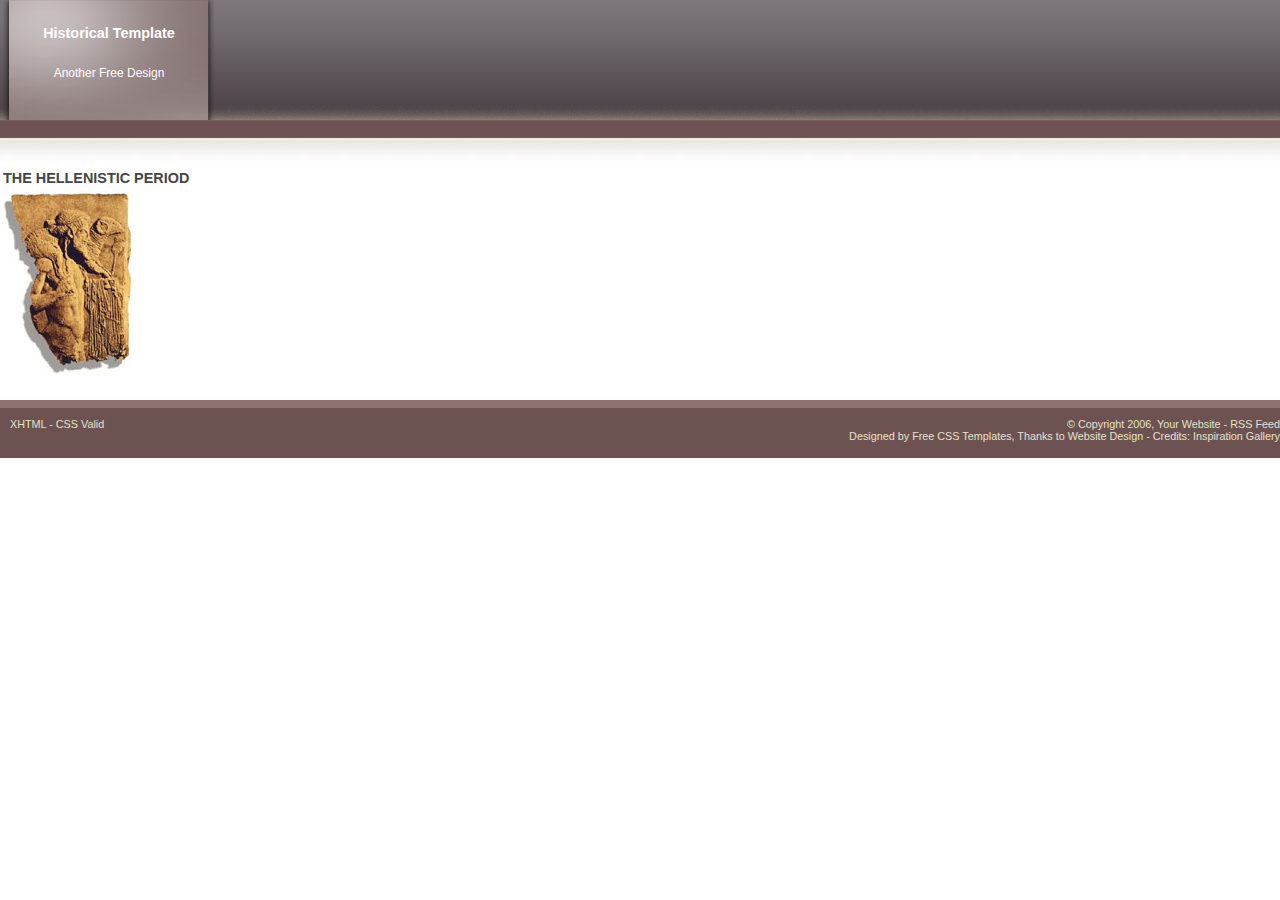
<file: src/main/webapp/historyCss/index.html>
<!DOCTYPE html PUBLIC "-//W3C//DTD XHTML 1.0 Strict//EN" "http://www.w3.org/TR/xhtml1/DTD/xhtml1-strict.dtd">
<html xmlns="http://www.w3.org/1999/xhtml">
<head>
	<title>Historical free css template</title>
	<meta http-equiv="Content-Language" content="English" />
	<meta http-equiv="Content-Type" content="text/html; charset=UTF-8" />
	<meta name="description" content="Free Historical Design" />
	<meta name="keywords" content="historical, design, free" />	
	<meta name="Robots" content="index,follow" />
	<meta name="Generator" content="sNews 1.5" />
	<link rel="stylesheet" type="text/css" href="style.css" media="screen" />
	<link rel="alternate" type="application/rss+xml" title="RSS 2.0" href="rss/" />
</head>
<body>
	
<div id="content">
		<div id="header">
			<div class="left">
				<h1>Historical Template</h1>
				<h2>Another Free Design</h2> 
			</div>
		</div>
		<div id="main">
			<div class="pad">
                <h2>THE HELLENISTIC PERIOD</h2>
				<img src="images/img.jpg" alt="" />
				
				
				
       		</div>
		</div>

		<div id="footer">
			<div id="r">
			  &copy; Copyright 2006, Your Website - RSS Feed<br />   Designed by <a href="http://www.free-css-templates.com/">Free CSS Templates</a>, Thanks to <a href="http://www.openwebdesign.org/">Website Design</a>
 - Credits: <a href="http://theinspirationgallery.com" title="The Inspiration Gallery">Inspiration Gallery</a>
			</div>
			<div id="l">
				<a href="http://validator.w3.org/check?uri=referer" title="Validate">XHTML</a> - <a href="http://jigsaw.w3.org/css-validator/check/referer" title="Validate">CSS</a>  Valid
	
			</div>
		</div>

	
</div>

</body>
</html>
</file>
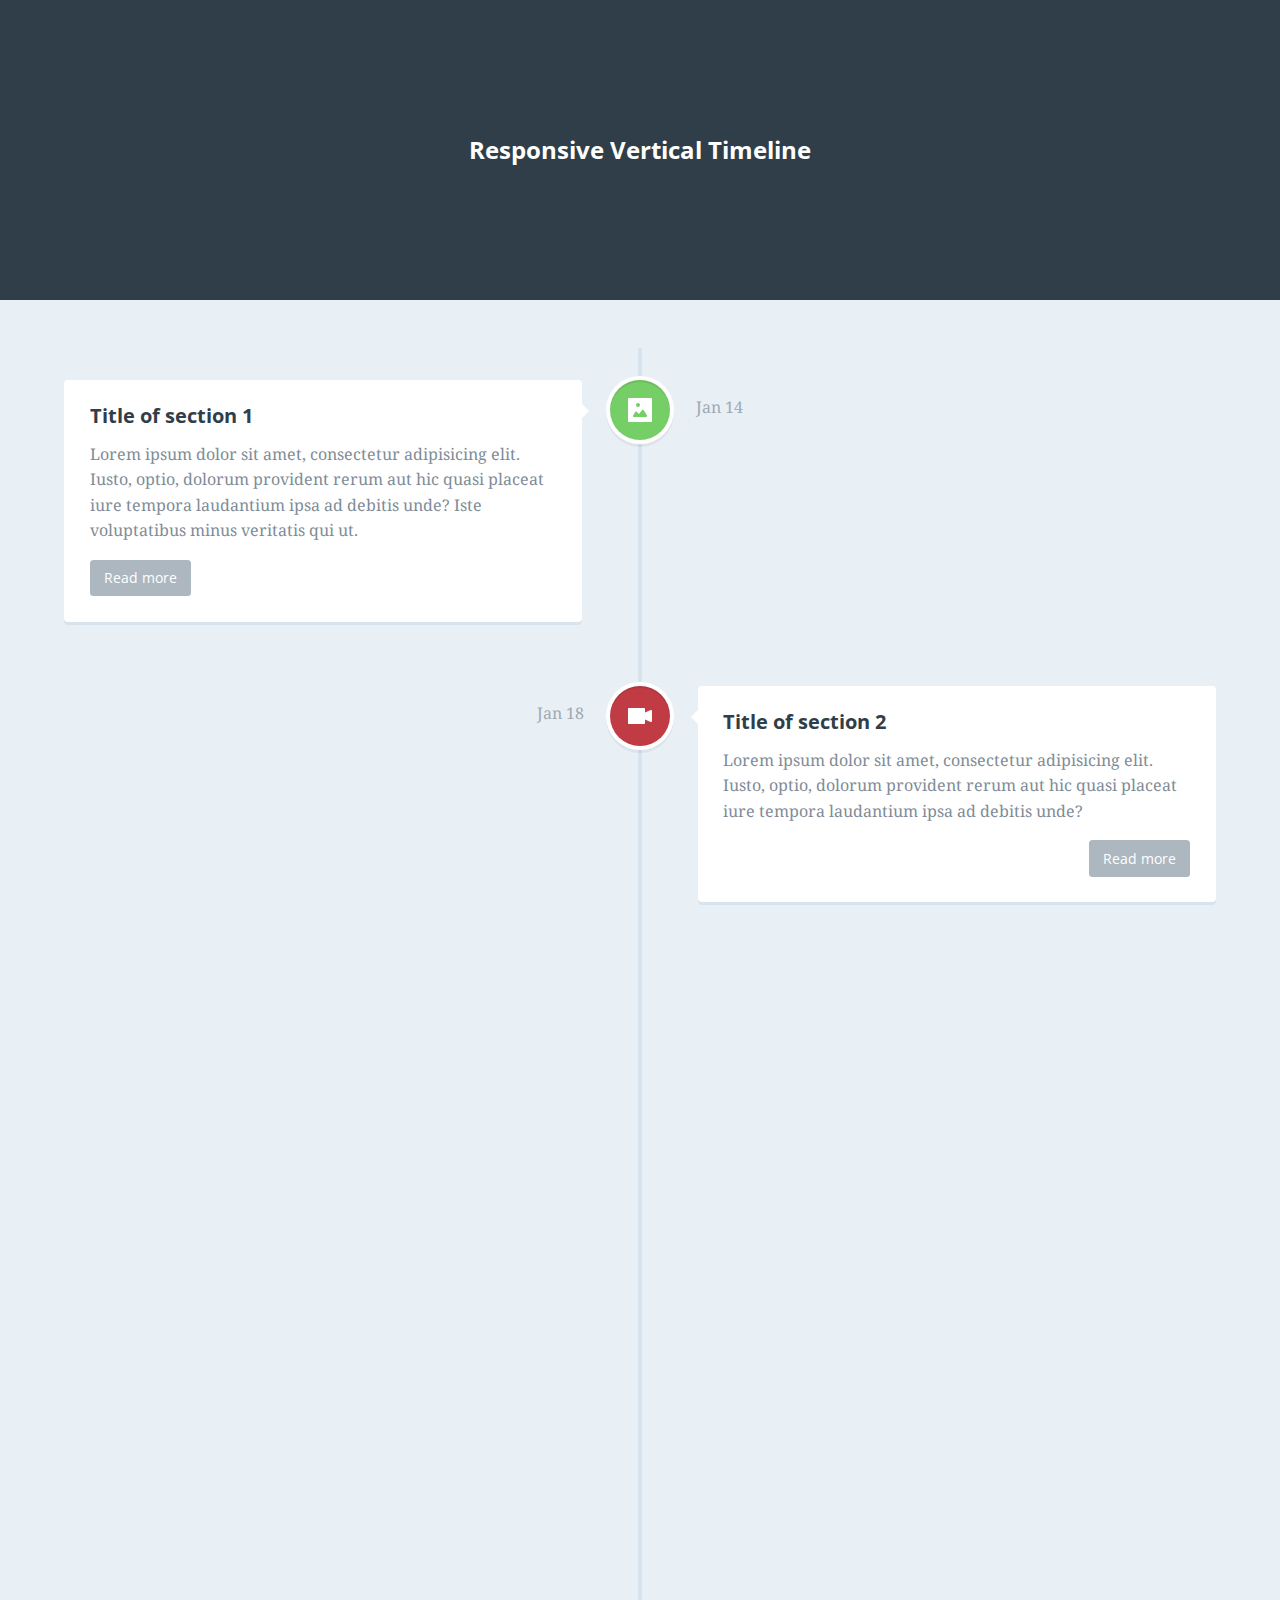
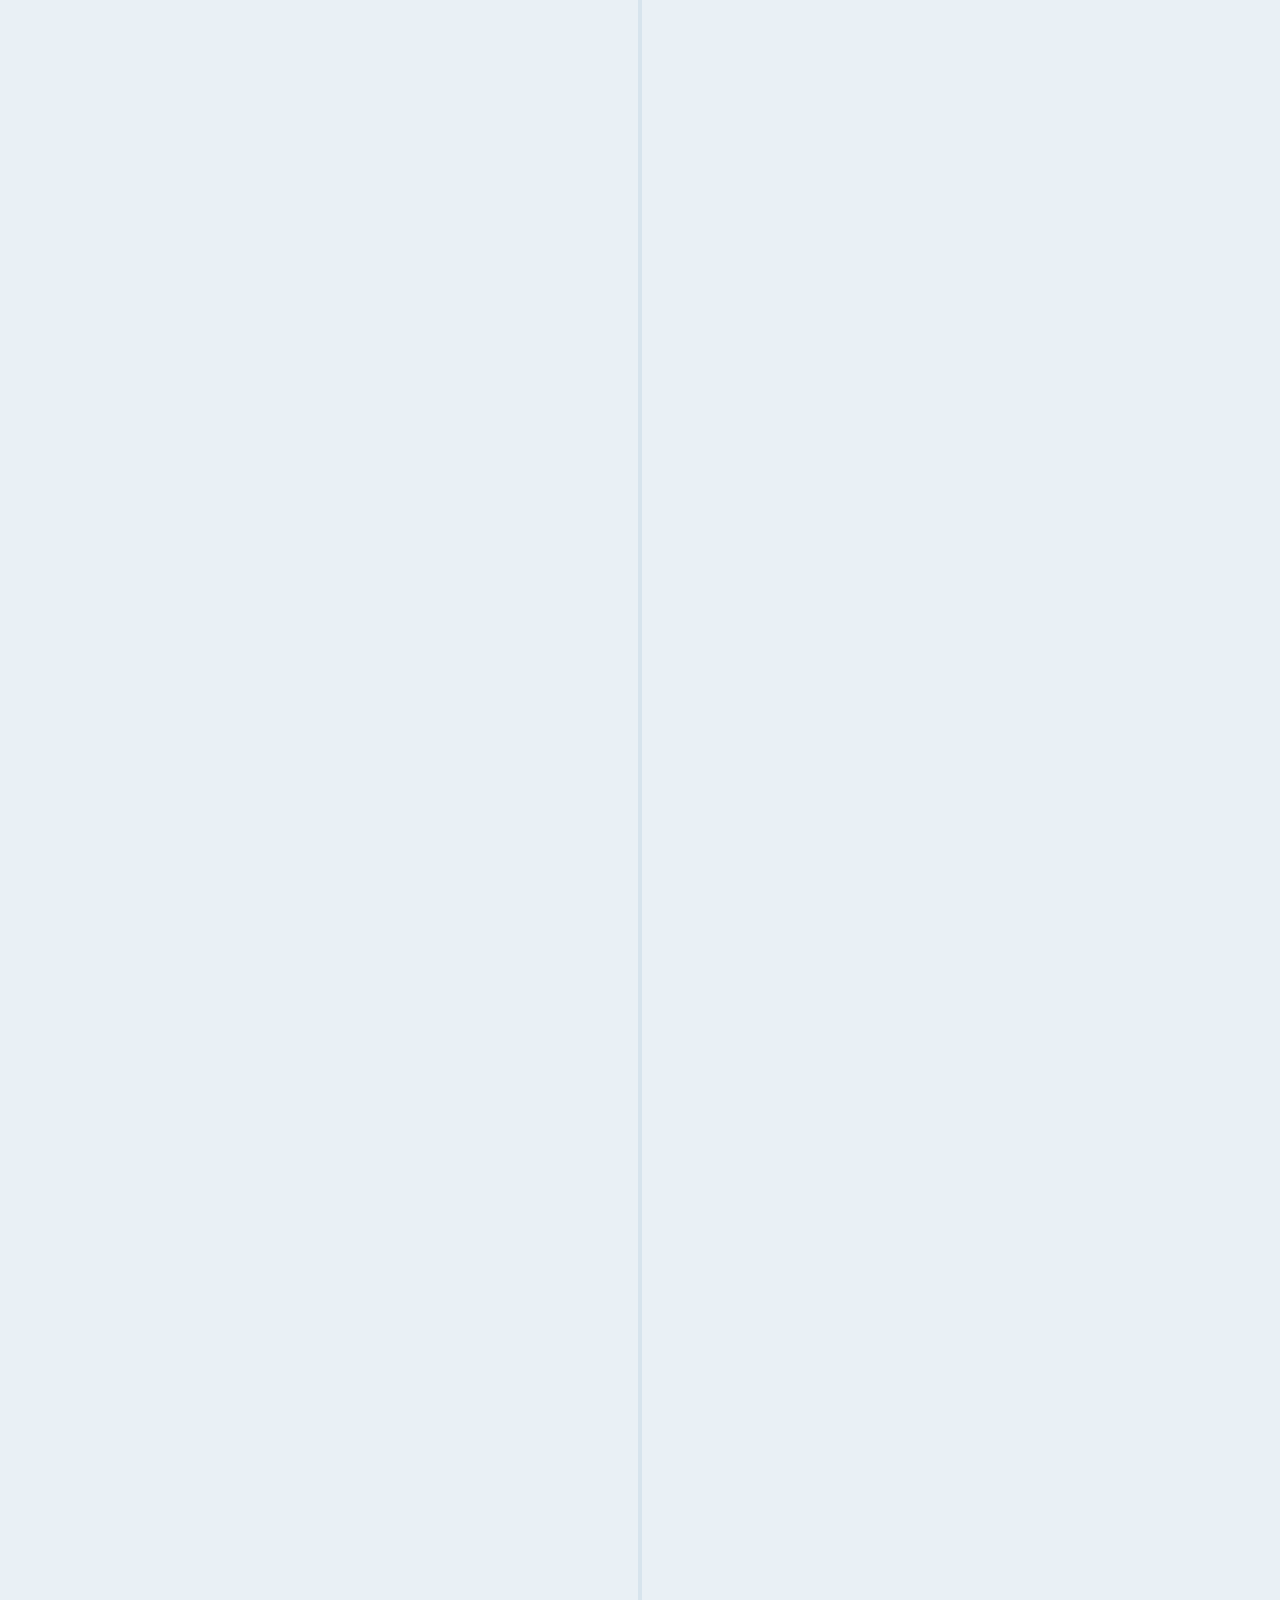
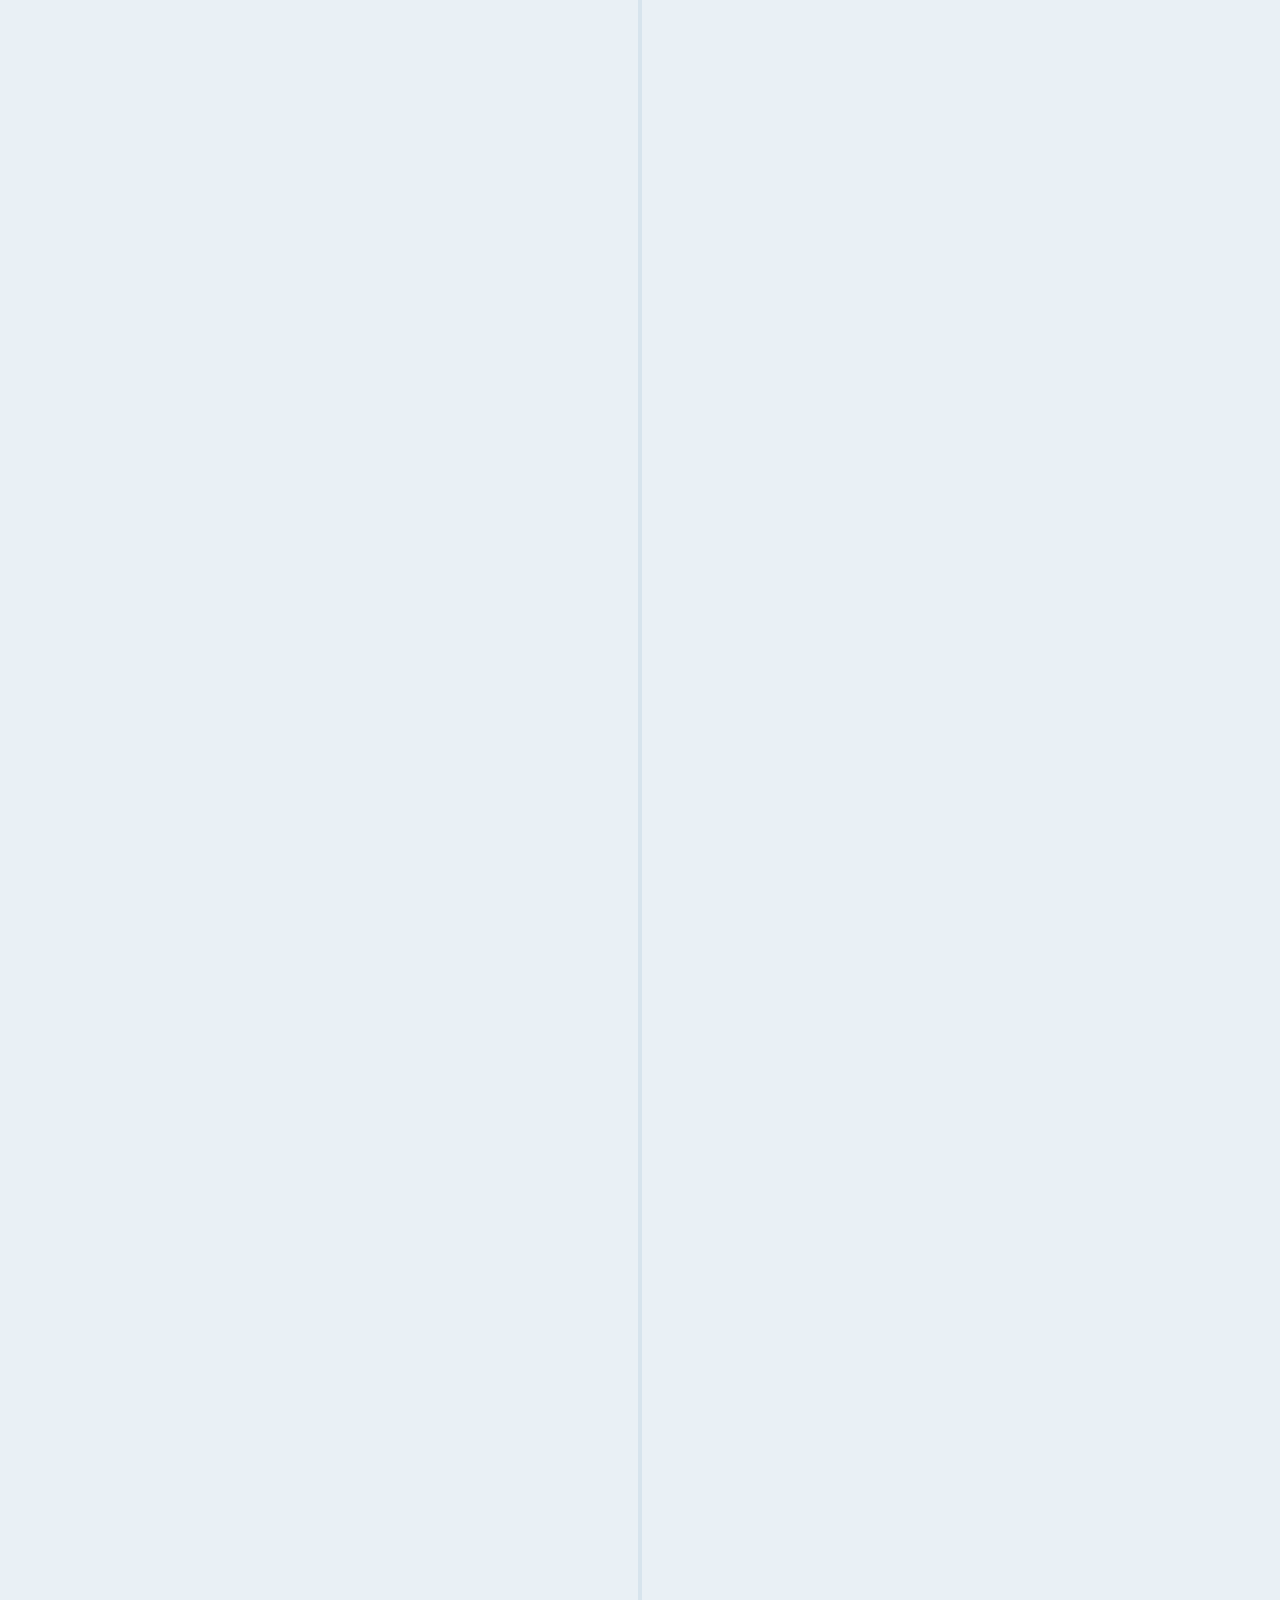
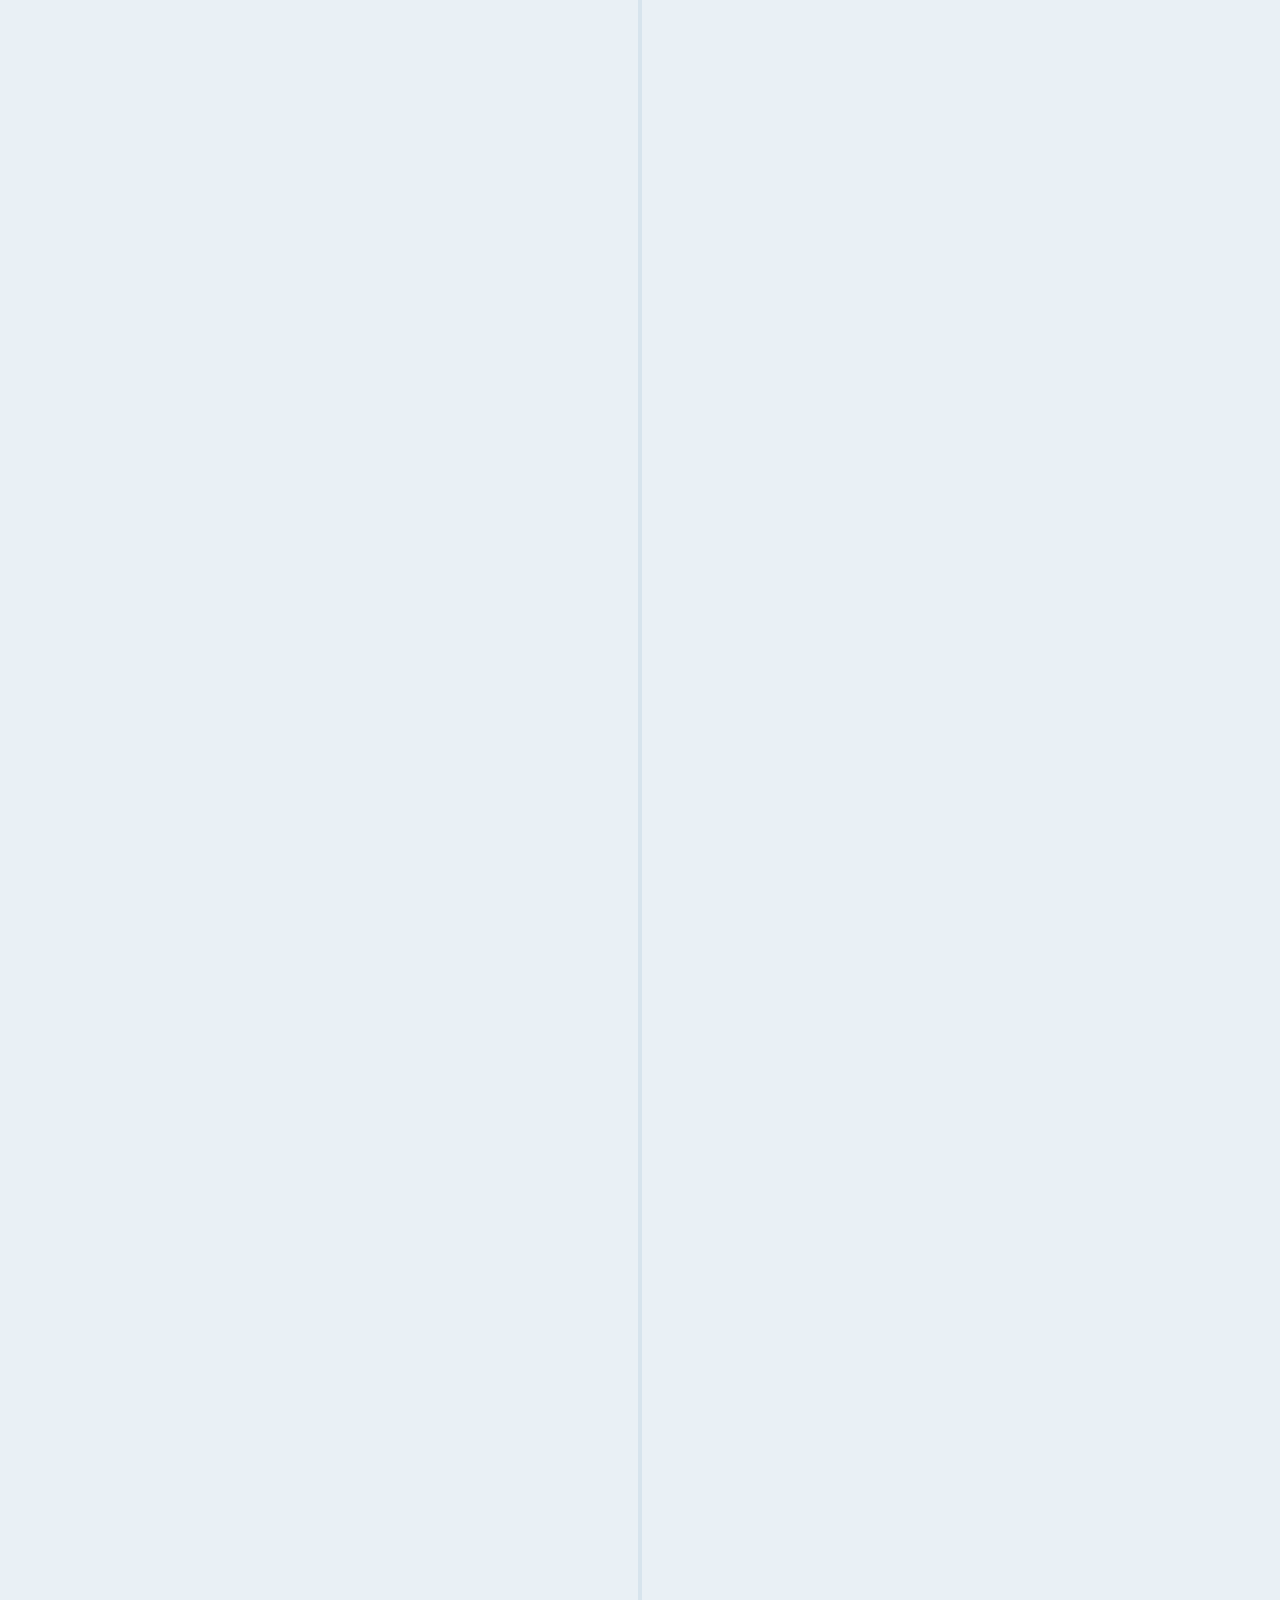
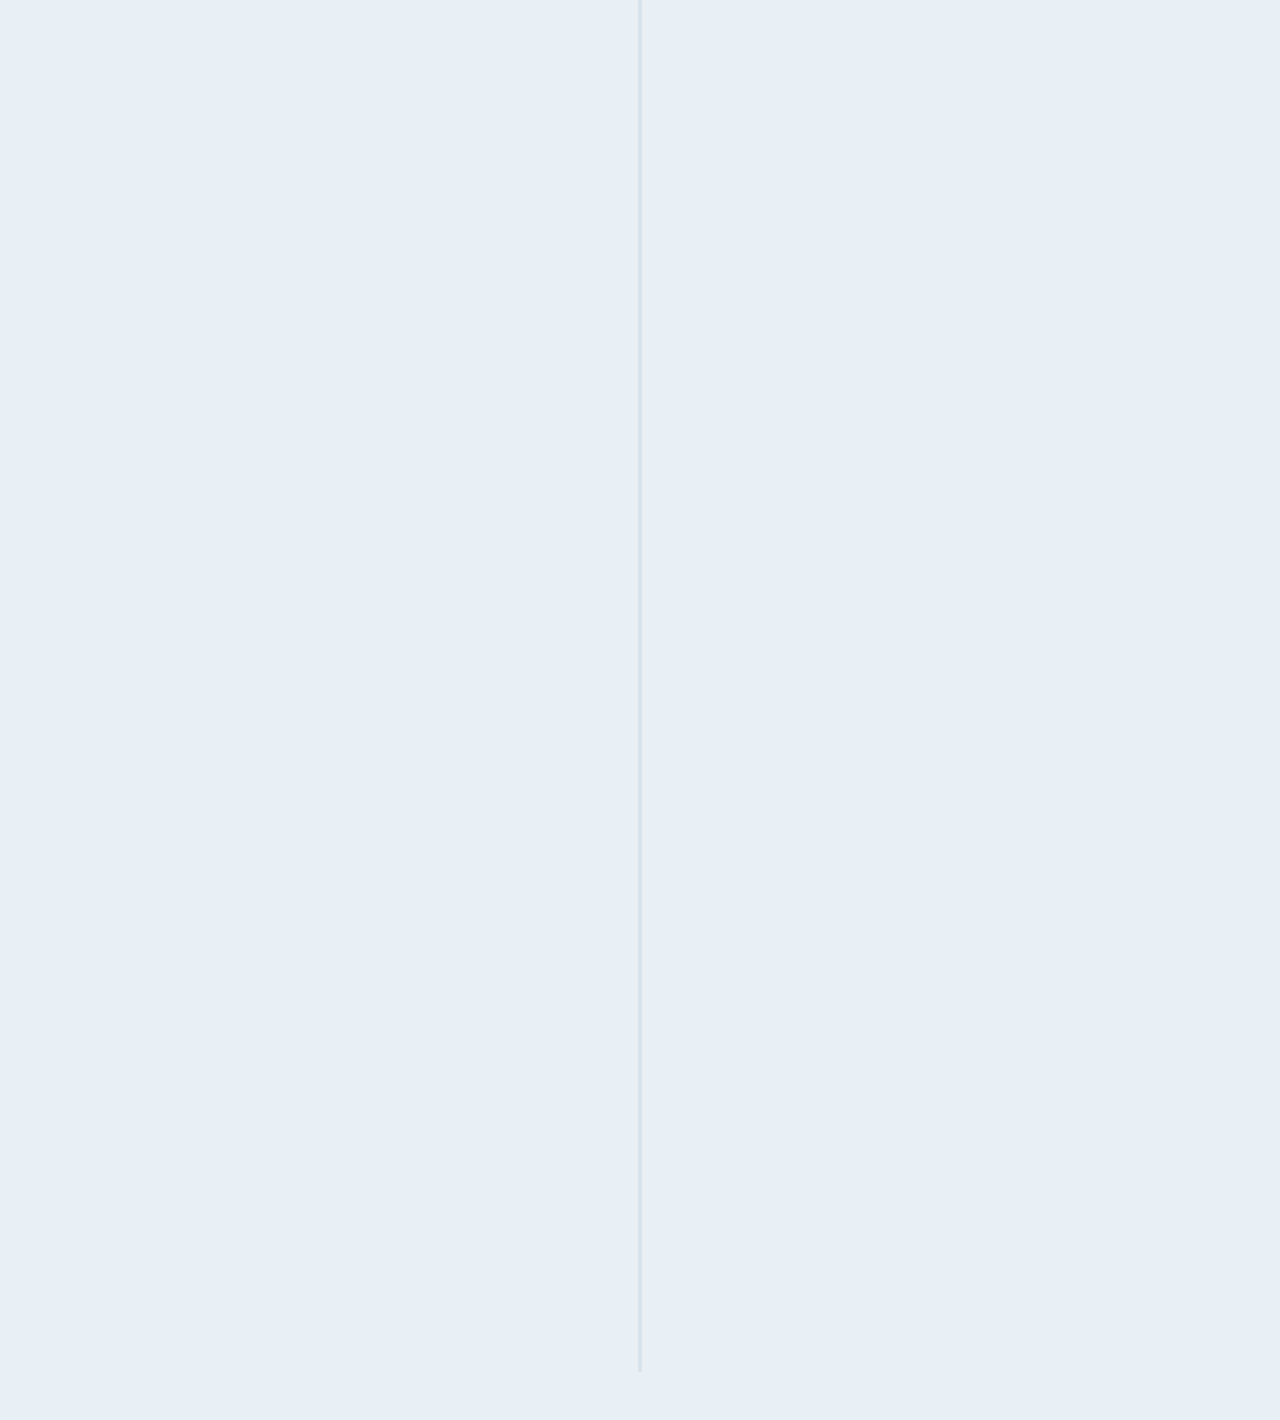
<file: src/main/webapp/vertical-timeline/index.html>
<!doctype html>
<html lang="en" class="no-js">
<head>
	<meta charset="UTF-8">
	<meta name="viewport" content="width=device-width, initial-scale=1">

	<link href='http://fonts.googleapis.com/css?family=Droid+Serif|Open+Sans:400,700' rel='stylesheet' type='text/css'>

	<link rel="stylesheet" href="css/reset.css"> <!-- CSS reset -->
	<link rel="stylesheet" href="css/style.css"> <!-- Resource style -->
	<script src="js/modernizr.js"></script> <!-- Modernizr -->
  	
	<title>Responsive Vertical Timeline</title>
</head>
<body>
	<header>
		<h1>Responsive Vertical Timeline</h1>
	</header>

	<section id="cd-timeline" class="cd-container">
		<div class="cd-timeline-block">
			<div class="cd-timeline-img cd-picture">
				<img src="img/cd-icon-picture.svg" alt="Picture">
			</div> <!-- cd-timeline-img -->

			<div class="cd-timeline-content">
				<h2>Title of section 1</h2>
				<p>Lorem ipsum dolor sit amet, consectetur adipisicing elit. Iusto, optio, dolorum provident rerum aut hic quasi placeat iure tempora laudantium ipsa ad debitis unde? Iste voluptatibus minus veritatis qui ut.</p>
				<a href="#0" class="cd-read-more">Read more</a>
				<span class="cd-date">Jan 14</span>
			</div> <!-- cd-timeline-content -->
		</div> <!-- cd-timeline-block -->

		<div class="cd-timeline-block">
			<div class="cd-timeline-img cd-movie">
				<img src="img/cd-icon-movie.svg" alt="Movie">
			</div> <!-- cd-timeline-img -->

			<div class="cd-timeline-content">
				<h2>Title of section 2</h2>
				<p>Lorem ipsum dolor sit amet, consectetur adipisicing elit. Iusto, optio, dolorum provident rerum aut hic quasi placeat iure tempora laudantium ipsa ad debitis unde?</p>
				<a href="#0" class="cd-read-more">Read more</a>
				<span class="cd-date">Jan 18</span>
			</div> <!-- cd-timeline-content -->
		</div> <!-- cd-timeline-block -->

		<div class="cd-timeline-block">
			<div class="cd-timeline-img cd-picture">
				<img src="img/cd-icon-picture.svg" alt="Picture">
			</div> <!-- cd-timeline-img -->

			<div class="cd-timeline-content">
				<h2>Title of section 3</h2>
				<p>Lorem ipsum dolor sit amet, consectetur adipisicing elit. Excepturi, obcaecati, quisquam id molestias eaque asperiores voluptatibus cupiditate error assumenda delectus odit similique earum voluptatem doloremque dolorem ipsam quae rerum quis. Odit, itaque, deserunt corporis vero ipsum nisi eius odio natus ullam provident pariatur temporibus quia eos repellat consequuntur perferendis enim amet quae quasi repudiandae sed quod veniam dolore possimus rem voluptatum eveniet eligendi quis fugiat aliquam sunt similique aut adipisci.</p>
				<a href="#0" class="cd-read-more">Read more</a>
				<span class="cd-date">Jan 24</span>
			</div> <!-- cd-timeline-content -->
		</div> <!-- cd-timeline-block -->

		<div class="cd-timeline-block">
			<div class="cd-timeline-img cd-location">
				<img src="img/cd-icon-location.svg" alt="Location">
			</div> <!-- cd-timeline-img -->

			<div class="cd-timeline-content">
				<h2>Title of section 4</h2>
				<p>Lorem ipsum dolor sit amet, consectetur adipisicing elit. Iusto, optio, dolorum provident rerum aut hic quasi placeat iure tempora laudantium ipsa ad debitis unde? Iste voluptatibus minus veritatis qui ut.</p>
				<a href="#0" class="cd-read-more">Read more</a>
				<span class="cd-date">Feb 14</span>
			</div> <!-- cd-timeline-content -->
		</div> <!-- cd-timeline-block -->

		<div class="cd-timeline-block">
			<div class="cd-timeline-img cd-location">
				<img src="img/cd-icon-location.svg" alt="Location">
			</div> <!-- cd-timeline-img -->

			<div class="cd-timeline-content">
				<h2>Title of section 5</h2>
				<p>Lorem ipsum dolor sit amet, consectetur adipisicing elit. Iusto, optio, dolorum provident rerum.</p>
				<a href="#0" class="cd-read-more">Read more</a>
				<span class="cd-date">Feb 18</span>
			</div> <!-- cd-timeline-content -->
		</div> <!-- cd-timeline-block -->

		<div class="cd-timeline-block">
			<div class="cd-timeline-img cd-movie">
				<img src="img/cd-icon-movie.svg" alt="Movie">
			</div> <!-- cd-timeline-img -->

			<div class="cd-timeline-content">
				<h2>Final Section</h2>
				<p>This is the content of the last section</p>
				<span class="cd-date">Feb 26</span>
			</div> <!-- cd-timeline-content -->
		</div> <!-- cd-timeline-block -->
		
		<div class="cd-timeline-block">
			<div class="cd-timeline-img cd-movie">
				<img src="img/cd-icon-movie.svg" alt="Movie">
			</div> <!-- cd-timeline-img -->

			<div class="cd-timeline-content">
				<h2>Final Section</h2>
				<p>This is the content of the last section</p>
				<span class="cd-date">Feb 26</span>
			</div> <!-- cd-timeline-content -->
		</div> <!-- cd-timeline-block -->
		
		<div class="cd-timeline-block">
			<div class="cd-timeline-img cd-movie">
				<img src="img/cd-icon-movie.svg" alt="Movie">
			</div> <!-- cd-timeline-img -->

			<div class="cd-timeline-content">
				<h2>Final Section</h2>
				<p>This is the content of the last section</p>
				<span class="cd-date">Feb 26</span>
			</div> <!-- cd-timeline-content -->
		</div> <!-- cd-timeline-block -->
		
		<div class="cd-timeline-block">
			<div class="cd-timeline-img cd-movie">
				<img src="img/cd-icon-movie.svg" alt="Movie">
			</div> <!-- cd-timeline-img -->

			<div class="cd-timeline-content">
				<h2>Final Section</h2>
				<p>This is the content of the last section</p>
				<span class="cd-date">Feb 26</span>
			</div> <!-- cd-timeline-content -->
		</div> <!-- cd-timeline-block -->
		
		<div class="cd-timeline-block">
			<div class="cd-timeline-img cd-movie">
				<img src="img/cd-icon-movie.svg" alt="Movie">
			</div> <!-- cd-timeline-img -->

			<div class="cd-timeline-content">
				<h2>Title of section 2</h2>
				<p>Lorem ipsum dolor sit amet, consectetur adipisicing elit. Iusto, optio, dolorum provident rerum aut hic quasi placeat iure tempora laudantium ipsa ad debitis unde?</p>
				<a href="#0" class="cd-read-more">Read more</a>
				<span class="cd-date">Jan 18</span>
			</div> <!-- cd-timeline-content -->
		</div> <!-- cd-timeline-block -->
		
		<div class="cd-timeline-block">
			<div class="cd-timeline-img cd-movie">
				<img src="img/cd-icon-movie.svg" alt="Movie">
			</div> <!-- cd-timeline-img -->

			<div class="cd-timeline-content">
				<h2>Title of section 2</h2>
				<p>Lorem ipsum dolor sit amet, consectetur adipisicing elit. Iusto, optio, dolorum provident rerum aut hic quasi placeat iure tempora laudantium ipsa ad debitis unde?</p>
				<a href="#0" class="cd-read-more">Read more</a>
				<span class="cd-date">Jan 18</span>
			</div> <!-- cd-timeline-content -->
		</div> <!-- cd-timeline-block -->
		
		<div class="cd-timeline-block">
			<div class="cd-timeline-img cd-movie">
				<img src="img/cd-icon-movie.svg" alt="Movie">
			</div> <!-- cd-timeline-img -->

			<div class="cd-timeline-content">
				<h2>Title of section 2</h2>
				<p>Lorem ipsum dolor sit amet, consectetur adipisicing elit. Iusto, optio, dolorum provident rerum aut hic quasi placeat iure tempora laudantium ipsa ad debitis unde?</p>
				<a href="#0" class="cd-read-more">Read more</a>
				<span class="cd-date">Jan 18</span>
			</div> <!-- cd-timeline-content -->
		</div> <!-- cd-timeline-block -->
		
		<div class="cd-timeline-block">
			<div class="cd-timeline-img cd-movie">
				<img src="img/cd-icon-movie.svg" alt="Movie">
			</div> <!-- cd-timeline-img -->

			<div class="cd-timeline-content">
				<h2>Title of section 2</h2>
				<p>Lorem ipsum dolor sit amet, consectetur adipisicing elit. Iusto, optio, dolorum provident rerum aut hic quasi placeat iure tempora laudantium ipsa ad debitis unde?</p>
				<a href="#0" class="cd-read-more">Read more</a>
				<span class="cd-date">Jan 18</span>
			</div> <!-- cd-timeline-content -->
		</div> <!-- cd-timeline-block -->
		
		<div class="cd-timeline-block">
			<div class="cd-timeline-img cd-movie">
				<img src="img/cd-icon-movie.svg" alt="Movie">
			</div> <!-- cd-timeline-img -->

			<div class="cd-timeline-content">
				<h2>Title of section 2</h2>
				<p>Lorem ipsum dolor sit amet, consectetur adipisicing elit. Iusto, optio, dolorum provident rerum aut hic quasi placeat iure tempora laudantium ipsa ad debitis unde?</p>
				<a href="#0" class="cd-read-more">Read more</a>
				<span class="cd-date">Jan 18</span>
			</div> <!-- cd-timeline-content -->
		</div> <!-- cd-timeline-block -->
		
		<div class="cd-timeline-block">
			<div class="cd-timeline-img cd-movie">
				<img src="img/cd-icon-movie.svg" alt="Movie">
			</div> <!-- cd-timeline-img -->

			<div class="cd-timeline-content">
				<h2>Title of section 2</h2>
				<p>Lorem ipsum dolor sit amet, consectetur adipisicing elit. Iusto, optio, dolorum provident rerum aut hic quasi placeat iure tempora laudantium ipsa ad debitis unde?</p>
				<a href="#0" class="cd-read-more">Read more</a>
				<span class="cd-date">Jan 18</span>
			</div> <!-- cd-timeline-content -->
		</div> <!-- cd-timeline-block -->
		
		<div class="cd-timeline-block">
			<div class="cd-timeline-img cd-movie">
				<img src="img/cd-icon-movie.svg" alt="Movie">
			</div> <!-- cd-timeline-img -->

			<div class="cd-timeline-content">
				<h2>Title of section 2</h2>
				<p>Lorem ipsum dolor sit amet, consectetur adipisicing elit. Iusto, optio, dolorum provident rerum aut hic quasi placeat iure tempora laudantium ipsa ad debitis unde?</p>
				<a href="#0" class="cd-read-more">Read more</a>
				<span class="cd-date">Jan 18</span>
			</div> <!-- cd-timeline-content -->
		</div> <!-- cd-timeline-block -->
		
		<div class="cd-timeline-block">
			<div class="cd-timeline-img cd-movie">
				<img src="img/cd-icon-movie.svg" alt="Movie">
			</div> <!-- cd-timeline-img -->

			<div class="cd-timeline-content">
				<h2>Title of section 2</h2>
				<p>Lorem ipsum dolor sit amet, consectetur adipisicing elit. Iusto, optio, dolorum provident rerum aut hic quasi placeat iure tempora laudantium ipsa ad debitis unde?</p>
				<a href="#0" class="cd-read-more">Read more</a>
				<span class="cd-date">Jan 18</span>
			</div> <!-- cd-timeline-content -->
		</div> <!-- cd-timeline-block -->
		
		<div class="cd-timeline-block">
			<div class="cd-timeline-img cd-movie">
				<img src="img/cd-icon-movie.svg" alt="Movie">
			</div> <!-- cd-timeline-img -->

			<div class="cd-timeline-content">
				<h2>Title of section 2</h2>
				<p>Lorem ipsum dolor sit amet, consectetur adipisicing elit. Iusto, optio, dolorum provident rerum aut hic quasi placeat iure tempora laudantium ipsa ad debitis unde?</p>
				<a href="#0" class="cd-read-more">Read more</a>
				<span class="cd-date">Jan 18</span>
			</div> <!-- cd-timeline-content -->
		</div> <!-- cd-timeline-block -->
		
		<div class="cd-timeline-block">
			<div class="cd-timeline-img cd-movie">
				<img src="img/cd-icon-movie.svg" alt="Movie">
			</div> <!-- cd-timeline-img -->

			<div class="cd-timeline-content">
				<h2>Title of section 2</h2>
				<p>Lorem ipsum dolor sit amet, consectetur adipisicing elit. Iusto, optio, dolorum provident rerum aut hic quasi placeat iure tempora laudantium ipsa ad debitis unde?</p>
				<a href="#0" class="cd-read-more">Read more</a>
				<span class="cd-date">Jan 18</span>
			</div> <!-- cd-timeline-content -->
		</div> <!-- cd-timeline-block -->
		
		<div class="cd-timeline-block">
			<div class="cd-timeline-img cd-movie">
				<img src="img/cd-icon-movie.svg" alt="Movie">
			</div> <!-- cd-timeline-img -->

			<div class="cd-timeline-content">
				<h2>Title of section 2</h2>
				<p>Lorem ipsum dolor sit amet, consectetur adipisicing elit. Iusto, optio, dolorum provident rerum aut hic quasi placeat iure tempora laudantium ipsa ad debitis unde?</p>
				<a href="#0" class="cd-read-more">Read more</a>
				<span class="cd-date">Jan 18</span>
			</div> <!-- cd-timeline-content -->
		</div> <!-- cd-timeline-block -->
		
		<div class="cd-timeline-block">
			<div class="cd-timeline-img cd-movie">
				<img src="img/cd-icon-movie.svg" alt="Movie">
			</div> <!-- cd-timeline-img -->

			<div class="cd-timeline-content">
				<h2>Title of section 2</h2>
				<p>Lorem ipsum dolor sit amet, consectetur adipisicing elit. Iusto, optio, dolorum provident rerum aut hic quasi placeat iure tempora laudantium ipsa ad debitis unde?</p>
				<a href="#0" class="cd-read-more">Read more</a>
				<span class="cd-date">Jan 18</span>
			</div> <!-- cd-timeline-content -->
		</div> <!-- cd-timeline-block -->
		
		<div class="cd-timeline-block">
			<div class="cd-timeline-img cd-movie">
				<img src="img/cd-icon-movie.svg" alt="Movie">
			</div> <!-- cd-timeline-img -->

			<div class="cd-timeline-content">
				<h2>Title of section 2</h2>
				<p>Lorem ipsum dolor sit amet, consectetur adipisicing elit. Iusto, optio, dolorum provident rerum aut hic quasi placeat iure tempora laudantium ipsa ad debitis unde?</p>
				<a href="#0" class="cd-read-more">Read more</a>
				<span class="cd-date">Jan 18</span>
			</div> <!-- cd-timeline-content -->
		</div> <!-- cd-timeline-block -->
		
		<div class="cd-timeline-block">
			<div class="cd-timeline-img cd-movie">
				<img src="img/cd-icon-movie.svg" alt="Movie">
			</div> <!-- cd-timeline-img -->

			<div class="cd-timeline-content">
				<h2>Title of section 2</h2>
				<p>Lorem ipsum dolor sit amet, consectetur adipisicing elit. Iusto, optio, dolorum provident rerum aut hic quasi placeat iure tempora laudantium ipsa ad debitis unde?</p>
				<a href="#0" class="cd-read-more">Read more</a>
				<span class="cd-date">Jan 18</span>
			</div> <!-- cd-timeline-content -->
		</div> <!-- cd-timeline-block -->
		
		<div class="cd-timeline-block">
			<div class="cd-timeline-img cd-movie">
				<img src="img/cd-icon-movie.svg" alt="Movie">
			</div> <!-- cd-timeline-img -->

			<div class="cd-timeline-content">
				<h2>Title of section 2</h2>
				<p>Lorem ipsum dolor sit amet, consectetur adipisicing elit. Iusto, optio, dolorum provident rerum aut hic quasi placeat iure tempora laudantium ipsa ad debitis unde?</p>
				<a href="#0" class="cd-read-more">Read more</a>
				<span class="cd-date">Jan 18</span>
			</div> <!-- cd-timeline-content -->
		</div> <!-- cd-timeline-block -->
		
		<div class="cd-timeline-block">
			<div class="cd-timeline-img cd-movie">
				<img src="img/cd-icon-movie.svg" alt="Movie">
			</div> <!-- cd-timeline-img -->

			<div class="cd-timeline-content">
				<h2>Title of section 2</h2>
				<p>Lorem ipsum dolor sit amet, consectetur adipisicing elit. Iusto, optio, dolorum provident rerum aut hic quasi placeat iure tempora laudantium ipsa ad debitis unde?</p>
				<a href="#0" class="cd-read-more">Read more</a>
				<span class="cd-date">Jan 18</span>
			</div> <!-- cd-timeline-content -->
		</div> <!-- cd-timeline-block -->
		
		<div class="cd-timeline-block">
			<div class="cd-timeline-img cd-movie">
				<img src="img/cd-icon-movie.svg" alt="Movie">
			</div> <!-- cd-timeline-img -->

			<div class="cd-timeline-content">
				<h2>Title of section 2</h2>
				<p>Lorem ipsum dolor sit amet, consectetur adipisicing elit. Iusto, optio, dolorum provident rerum aut hic quasi placeat iure tempora laudantium ipsa ad debitis unde?</p>
				<a href="#0" class="cd-read-more">Read more</a>
				<span class="cd-date">Jan 18</span>
			</div> <!-- cd-timeline-content -->
		</div> <!-- cd-timeline-block -->
		
		<div class="cd-timeline-block">
			<div class="cd-timeline-img cd-movie">
				<img src="img/cd-icon-movie.svg" alt="Movie">
			</div> <!-- cd-timeline-img -->

			<div class="cd-timeline-content">
				<h2>Title of section 2</h2>
				<p>Lorem ipsum dolor sit amet, consectetur adipisicing elit. Iusto, optio, dolorum provident rerum aut hic quasi placeat iure tempora laudantium ipsa ad debitis unde?</p>
				<a href="#0" class="cd-read-more">Read more</a>
				<span class="cd-date">Jan 18</span>
			</div> <!-- cd-timeline-content -->
		</div> <!-- cd-timeline-block -->
		
		
	</section> <!-- cd-timeline -->
<script src="http://ajax.googleapis.com/ajax/libs/jquery/1.11.0/jquery.min.js"></script>
<script src="js/main.js"></script> <!-- Resource jQuery -->
</body>
</html>
</file>
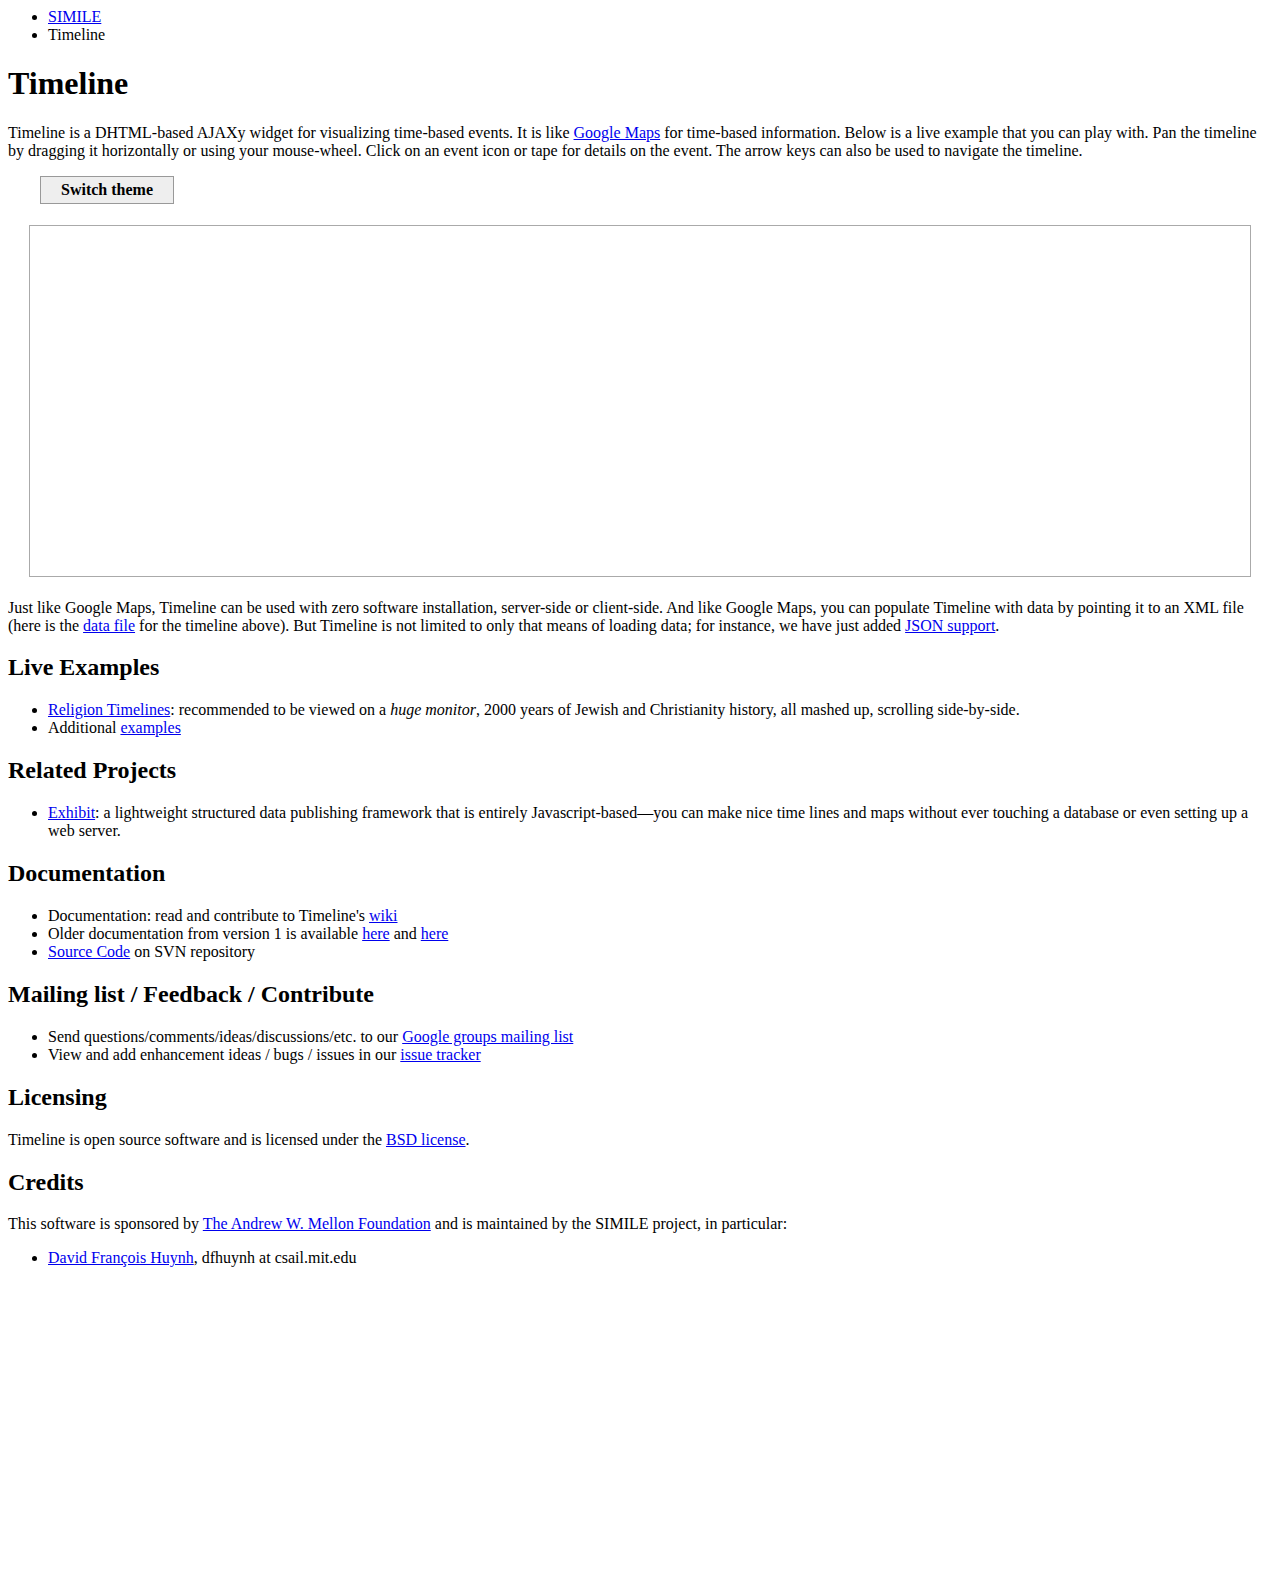
<file: src/main/webapp/timeline_source_v2.3.0/timeline_2.3.0/src/webapp/index.html>
<html>
<head>
    <title>SIMILE | Timeline</title>
    <link rel='stylesheet' href='styles.css' type='text/css' />
    <link rel="alternate" type="application/rdf+xml" href="doap.rdf" />
    
    <script src="api/timeline-api.js" type="text/javascript"></script>
    <script>
        var tl;
        function onLoad() {
            var eventSource = new Timeline.DefaultEventSource();
            
            var zones = [
                {   start:    "Fri Nov 22 1963 00:00:00 GMT-0600",
                    end:      "Mon Nov 25 1963 00:00:00 GMT-0600",
                    magnify:  10,
                    unit:     Timeline.DateTime.DAY
                },
                {   start:    "Fri Nov 22 1963 09:00:00 GMT-0600",
                    end:      "Sun Nov 24 1963 00:00:00 GMT-0600",
                    magnify:  5,
                    unit:     Timeline.DateTime.HOUR
                },
                {   start:    "Fri Nov 22 1963 11:00:00 GMT-0600",
                    end:      "Sat Nov 23 1963 00:00:00 GMT-0600",
                    magnify:  5,
                    unit:     Timeline.DateTime.MINUTE,
                    multiple: 10
                },
                {   start:    "Fri Nov 22 1963 12:00:00 GMT-0600",
                    end:      "Fri Nov 22 1963 14:00:00 GMT-0600",
                    magnify:  3,
                    unit:     Timeline.DateTime.MINUTE,
                    multiple: 5
                }
            ];
            var zones2 = [
                {   start:    "Fri Nov 22 1963 00:00:00 GMT-0600",
                    end:      "Mon Nov 25 1963 00:00:00 GMT-0600",
                    magnify:  10,
                    unit:     Timeline.DateTime.WEEK
                },
                {   start:    "Fri Nov 22 1963 09:00:00 GMT-0600",
                    end:      "Sun Nov 24 1963 00:00:00 GMT-0600",
                    magnify:  5,
                    unit:     Timeline.DateTime.DAY
                },
                {   start:    "Fri Nov 22 1963 11:00:00 GMT-0600",
                    end:      "Sat Nov 23 1963 00:00:00 GMT-0600",
                    magnify:  5,
                    unit:     Timeline.DateTime.MINUTE,
                    multiple: 60
                },
                {   start:    "Fri Nov 22 1963 12:00:00 GMT-0600",
                    end:      "Fri Nov 22 1963 14:00:00 GMT-0600",
                    magnify:  3,
                    unit:     Timeline.DateTime.MINUTE,
                    multiple: 15
                }
            ];
            
			
			
            var theme = Timeline.ClassicTheme.create();
			Timeline.ThemeName = 'dark-theme'
			
            theme.event.bubble.width = 250;
            
            var date = "Fri Nov 22 1963 13:00:00 GMT-0600"
            var bandInfos = [
                Timeline.createHotZoneBandInfo({
                    width:          "80%", 
                    intervalUnit:   Timeline.DateTime.WEEK, 
                    intervalPixels: 200,
                    zones:          zones,
                    eventSource:    eventSource,
                    date:           date,
                    timeZone:       -6
                  //  theme:          theme
                }),
                Timeline.createHotZoneBandInfo({
                    width:          "20%", 
                    intervalUnit:   Timeline.DateTime.MONTH, 
                    intervalPixels: 200,
                    zones:          zones2, 
                    eventSource:    eventSource,
                    date:           date, 
                    timeZone:       -6,
                    overview:       true
                   // theme:          theme
                })
            ];
            bandInfos[1].syncWith = 0;
            bandInfos[1].highlight = true;
            
            for (var i = 0; i < bandInfos.length; i++) {
                bandInfos[i].decorators = [
                    new Timeline.SpanHighlightDecorator({
                        startDate:  "Fri Nov 22 1963 12:30:00 GMT-0600",
                        endDate:    "Fri Nov 22 1963 13:00:00 GMT-0600",
                        color:      "#FFC080",
                        opacity:    50,
                        startLabel: "shot",
                        endLabel:   "t.o.d.",
                       // theme:      theme,
						cssClass: 't-highlight1'
                    }),
                    new Timeline.PointHighlightDecorator({
                        date:       "Fri Nov 22 1963 14:38:00 GMT-0600",
                        color:      "#FFC080",
                        opacity:    50,
                        //theme:      theme,
						cssClass: 'p-highlight1'
                    }),
                    new Timeline.PointHighlightDecorator({
                        date:       "Sun Nov 24 1963 13:00:00 GMT-0600",
                        color:      "#FFC080",
                        opacity:    50
                        //theme:      theme
                    })
                ];
            }
            
            tl = Timeline.create(document.getElementById("tl"), bandInfos, Timeline.HORIZONTAL);
            tl.loadXML("examples/jfk/jfk.xml", function(xml, url) { eventSource.loadXML(xml, url); });
        }
        
        var resizeTimerID = null;
        function onResize() {
            if (resizeTimerID == null) {
                resizeTimerID = window.setTimeout(function() {
                    resizeTimerID = null;
                    tl.layout();
                }, 500);
            }
        }
		
		
		function themeSwitch(){
			var timeline = document.getElementById('tl');		
			timeline.className = (timeline.className.indexOf('dark-theme') != -1) ? timeline.className.replace('dark-theme', '') : timeline.className += ' dark-theme';
			
		}
    </script>
	<style type="text/css">
		
		#switch_theme{margin-left:2em; cursor:pointer; background:#eee; padding:4px 6px; width:120px; text-align:center; font-weight:bold; border:1px solid #999;}
		
		.t-highlight1{background-color:#ccf;}
		.p-highlight1{background-color:#fcc;}
		
		.timeline-highlight-label-start .label_t-highlight1{color:#f00;}
		.timeline-highlight-label-end .label_t-highlight1{color:#aaf;}
		
		.timeline-band-events .important{color:#f00;}		
		.timeline-band-events .small-important{background:#c00;}
		
		
		/*---------------------------------*/
		
		.dark-theme {color:#eee;}
		.dark-theme .timeline-band-0 .timeline-ether-bg{background-color:#333}
		.dark-theme .timeline-band-1 .timeline-ether-bg{background-color:#111}
		.dark-theme .timeline-band-2 .timeline-ether-bg{background-color:#222}
		.dark-theme .timeline-band-3 .timeline-ether-bg{background-color:#444}
		
		
		.dark-theme .t-highlight1{background-color:#003;}
		.dark-theme .p-highlight1{background-color:#300;}
		
		.dark-theme .timeline-highlight-label-start .label_t-highlight1{color:#f00;}
		.dark-theme .timeline-highlight-label-end .label_t-highlight1{color:#115;}
		
		.dark-theme .timeline-band-events .important{color:#c00;}		
		.dark-theme .timeline-band-events .small-important{background:#c00;}
		
		.dark-theme .timeline-date-label-em{color:#fff;}
		.dark-theme .timeline-ether-lines{border-color:#555; border-style:solid;}
		.dark-theme .timeline-ether-highlight{background:#555;}
		
		.dark-theme .timeline-event-tape,
		.dark-theme .timeline-small-event-tape{background:#f60;}
		.dark-theme .timeline-ether-weekends{background:#111;}
	</style>
</head>
<body onload="onLoad();" onresize="onResize();">
<!--#include virtual="sidebar.html" -->
<ul id="path">
  <li><a href="http://code.google.com/p/simile-widgets/" title="Home">SIMILE</a></li>
  <li><span>Timeline</span></li>
</ul>

<div id="body">
    <h1>Timeline</h1>
    <p>Timeline is a DHTML-based AJAXy widget for visualizing time-based events.
        It is like <a href="http://maps.google.com/">Google Maps</a> for time-based information.
        Below is a live example that you can play with. Pan the timeline by
        dragging it horizontally or using your mouse-wheel. Click on an event icon or tape 
        for details on the event. The arrow keys can also be used to navigate the timeline.
    </p>

	<div id="switch_theme" onclick="themeSwitch();">Switch theme</div>
    <div id="tl" class="timeline-default dark-theme" style="height: 350px; margin: 2em;">
    </div>
    
    <p>Just like Google Maps, Timeline can be used with zero software installation,
        server-side or client-side. And like Google Maps, you can populate Timeline
        with data by pointing it to an XML file (here is the 
        <a href="examples/jfk/jfk.xml">data file</a> for the timeline above).
        But Timeline is not limited to only that means of loading data; for instance,
        we have just added <a href="examples/cubism/cubism.html">JSON support</a>.
    </p>
    
    <h2>Live Examples</h2>
    <ul>
        <li><a href="examples/religions/religions.html">Religion Timelines</a>:
            recommended to be viewed on a <em>huge monitor</em>, 
            2000 years of Jewish and Christianity history, all
            mashed up, scrolling side-by-side.
        </li>
        
        <!-- 
        Dinos are no longer working...
        <li><a href="examples/dinosaurs/dinosaurs2.html">Dinosaurs</a>:
            recommended to be viewed on a huge monitor, showing Timeline
            working on geological scale events.
        </li>
        -->
        
        <li>Additional <a href="examples/">examples</a></li>
    </ul>

    <h2>Related Projects</h2>
    <ul>
        <li><a href="http://simile.mit.edu/exhibit/">Exhibit</a>: a lightweight structured data
            publishing framework that is entirely Javascript-based&mdash;you can make nice
            time lines and maps without ever touching a database or even setting up a web server.
        </li>
    </ul>
        
    <h2>Documentation</h2>
    <ul>
        <li>Documentation: read and contribute to Timeline's
          <a href="http://code.google.com/p/simile-widgets/wiki/Timeline">wiki</a>
        </li>
        
        <li>Older documentation from version 1 is available
          <a href="docs/">here</a> and <a href="http://simile.mit.edu/wiki/Timeline">here</a>
         </li>
        <li><a href="http://code.google.com/p/simile-widgets/source/browse/">Source Code</a>
          on SVN repository
        </li>
    </ul>
    
    <h2>Mailing list / Feedback / Contribute</h2>
    <ul>
        <li>Send questions/comments/ideas/discussions/etc. to our 
            <a href="http://groups.google.com/group/simile-widgets/">Google groups mailing list</a>
        </li>
        <li>View and add enhancement ideas / bugs / issues in our 
          <a href="http://code.google.com/p/simile-widgets/issues">issue tracker</a>
        </li>
    </ul>
    
    <h2>Licensing</h2>
    <p>Timeline is open source software and is licensed under the 
        <a href="http://simile.mit.edu/license.html">BSD license</a>.</p>
    </p>
    
    <h2>Credits</h2>
    <p>This software is sponsored by <a href="http://mellon.org/">The Andrew W. Mellon Foundation</a>
        and is maintained by the SIMILE project, in particular:
        <ul>
            <li><a href="http://people.csail.mit.edu/people/dfhuynh/">David Fran&ccedil;ois Huynh</a>,
                dfhuynh at csail.mit.edu
            </li>
        </ul>
    </p>
</body>
</html>
</file>
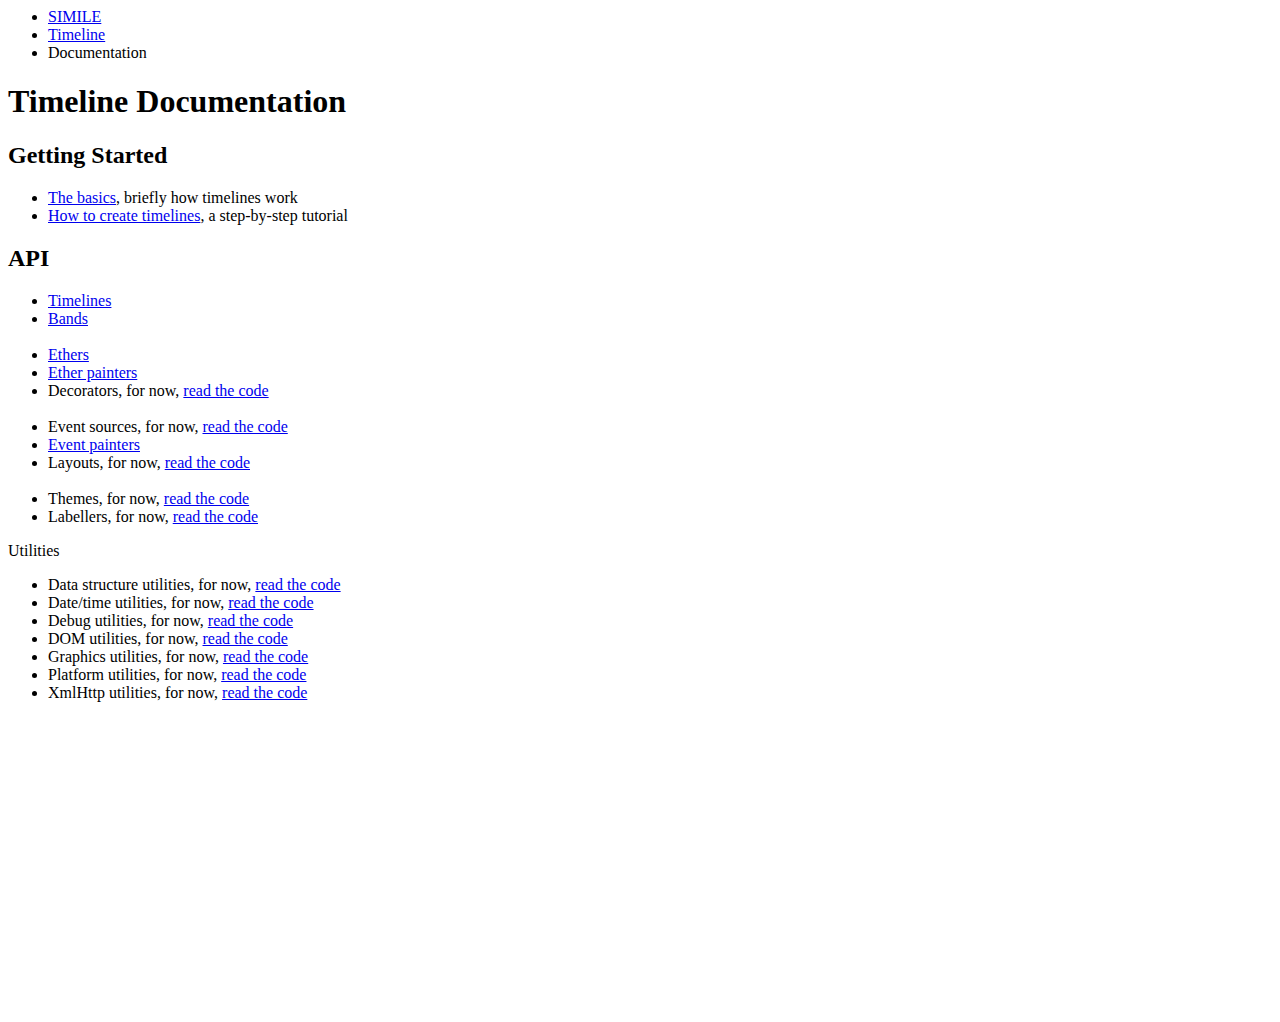
<file: src/main/webapp/timeline_source_v2.3.0/timeline_2.3.0/src/webapp/docs/index.html>
<html>
<head>
    <title>SIMILE | Timeline | Documentation</title>
    <link rel='stylesheet' href='styles.css' type='text/css' />
</head>
<body>
<!--#include virtual="../sidebar.html" -->

<ul id="path">
  <li><a href="http://simile.mit.edu/" title="Home">SIMILE</a></li>
  <li><a href="../" title="Timeline">Timeline</a></li>
  <li><span>Documentation</span></li>
</ul>

<div id="body">

    <h1>Timeline Documentation</h1>

    <h2>Getting Started</h2>
    <ul>
        <li><a href="basics.html">The basics</a>, briefly how timelines work</li>
        <li><a href="create-timelines.html">How to create timelines</a>, a step-by-step tutorial</li>
    </ul>
    
    <h2>API</h2>
    <ul>
        <li><a href="timelines.html">Timelines</a></li>
        <li><a href="bands.html">Bands</a></li>
        <br/>
        <li><a href="ethers.html">Ethers</a></li>
        <li><a href="ether-painters.html">Ether painters</a></li>
        <li>Decorators, for now, <a href="../api/scripts/decorators.js">read the code</a></li>
        <br/>
        <li>Event sources, for now, <a href="../api/scripts/sources.js">read the code</a></li>
        <li><a href="event-painters.html">Event painters</a></li>
        <li>Layouts, for now, <a href="../api/scripts/layouts.js">read the code</a></li>
        <br/>
        <li>Themes, for now, <a href="../api/scripts/themes.js">read the code</a></li>
        <li>Labellers, for now, <a href="../api/scripts/labellers.html">read the code</a></li>
    </ul>
    <p>Utilities</p>
    <ul>
        <li>Data structure utilities, for now, <a href="../api/scripts/util/data-structure.js">read the code</a></li>
        <li>Date/time utilities, for now, <a href="../api/scripts/util/date-time.js">read the code</a></li>
        <li>Debug utilities, for now, <a href="../api/scripts/util/debug.js">read the code</a></li>
        <li>DOM utilities, for now, <a href="../api/scripts/util/dom.js">read the code</a></li>
        <li>Graphics utilities, for now, <a href="../api/scripts/util/graphics.js">read the code</a></li>
        <li>Platform utilities, for now, <a href="../api/scripts/util/platform.js">read the code</a></li>
        <li>XmlHttp utilities, for now, <a href="../api/scripts/util/xmlhttp.js">read the code</a></li>
    </ul>
</div>
</body>
</file>
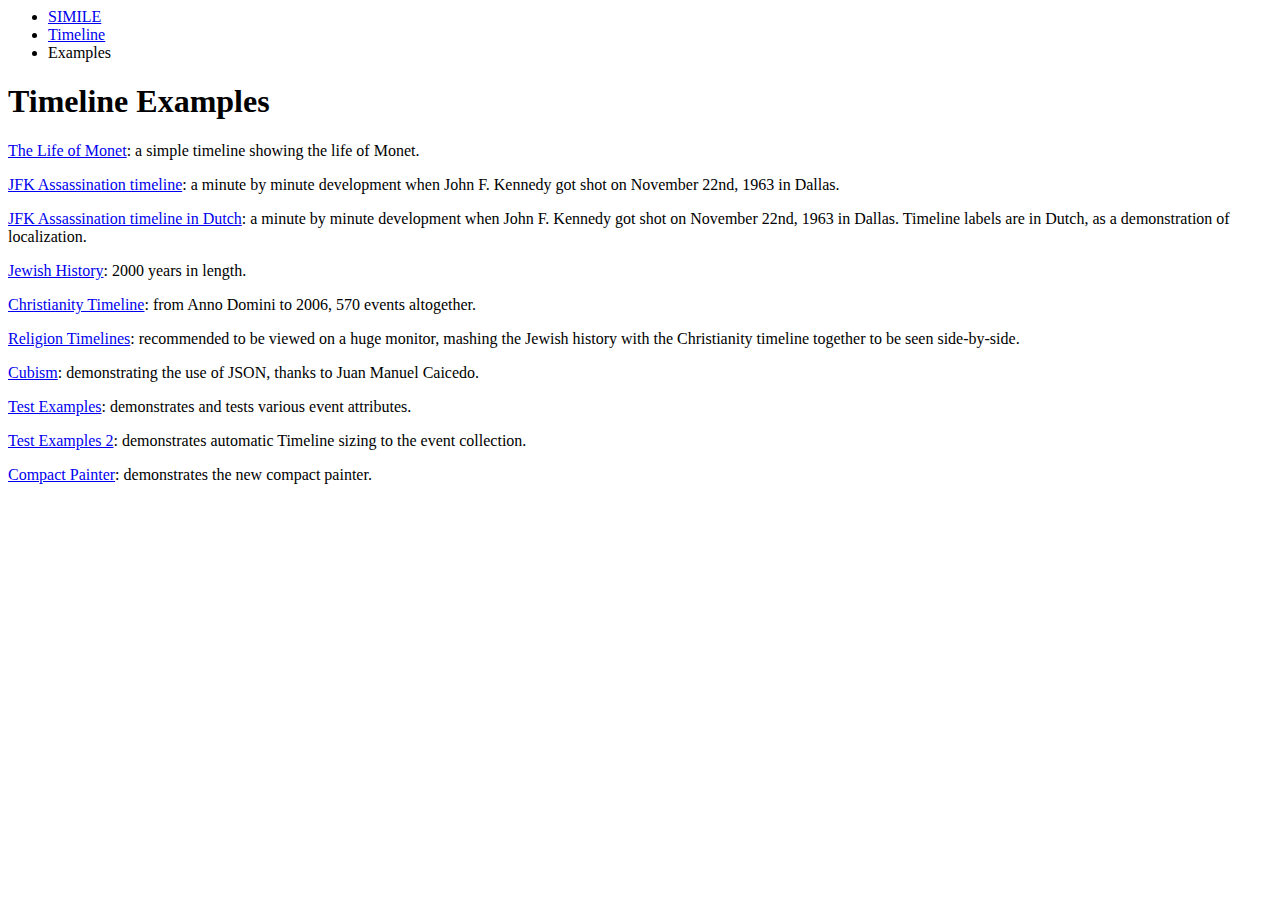
<file: src/main/webapp/timeline_source_v2.3.0/timeline_2.3.0/src/webapp/examples/index.html>
<html>
<head>
    <title>SIMILE | Timeline | Examples</title>
    <link rel='stylesheet' href='styles.css' type='text/css' />
    <style>
        html {
            height: 100%;
        }
    </style>
</head>
<body>
<!--#include virtual="../sidebar.html" -->

<ul id="path">
  <li><a href="http://simile.mit.edu/" title="Home">SIMILE</a></li>
  <li><a href="../" title="Timeline">Timeline</a></li>
  <li><span>Examples</span></li>
</ul>

<div id="body">
    <h1>Timeline Examples</h1>
    
    <p><a href="monet/monet.html">The Life of Monet</a>:
        a simple timeline showing the life of Monet. 
    </p>
    
    <p><a href="jfk/jfk.html">JFK Assassination timeline</a>:
        a minute by minute development when John F. Kennedy got shot on
        November 22nd, 1963 in Dallas.
    </p>
    
    <p><a href="jfk_i18n/jfk.html">JFK Assassination timeline in Dutch</a>:
        a minute by minute development when John F. Kennedy got shot on
        November 22nd, 1963 in Dallas. Timeline labels are in Dutch, as a demonstration of localization.
    </p>
    
    <p><a href="religions/jewish-history.html">Jewish History</a>:
        2000 years in length.
    </p>
    
    <p><a href="religions/christianity.html">Christianity Timeline</a>:
        from Anno Domini to 2006, 570 events altogether.
    </p>
    
    <p><a href="religions/religions.html">Religion Timelines</a>:
        recommended to be viewed on a huge monitor, mashing
        the Jewish history with the Christianity timeline together
        to be seen side-by-side.
    </p>
    
    <p><a href="cubism/cubism.html">Cubism</a>:
        demonstrating the use of JSON, thanks to Juan Manuel Caicedo.
    </p>
    
    <p><a href="test_example/test.html">Test Examples</a>:
        demonstrates and tests various event attributes.
    </p>

    <p><a href="test_example2/test_example2.html">Test Examples 2</a>:
        demonstrates automatic Timeline sizing to the event collection.
    </p>

    <p><a href="compact-painter/compact-painter.html">Compact Painter</a>:
        demonstrates the new compact painter.
    </p>
        <!-- 
        Dinos are no longer working...
    <p><a href="dinosaurs/dinosaurs2.html">Dinosaurs</a>:
        recommended to be viewed on a huge monitor, showing Timeline
        working geological scale events. (Note that the
        Geochrono extension used here is still incomplete.)
    </p>
       -->
</div>
</body>
</html>
</file>
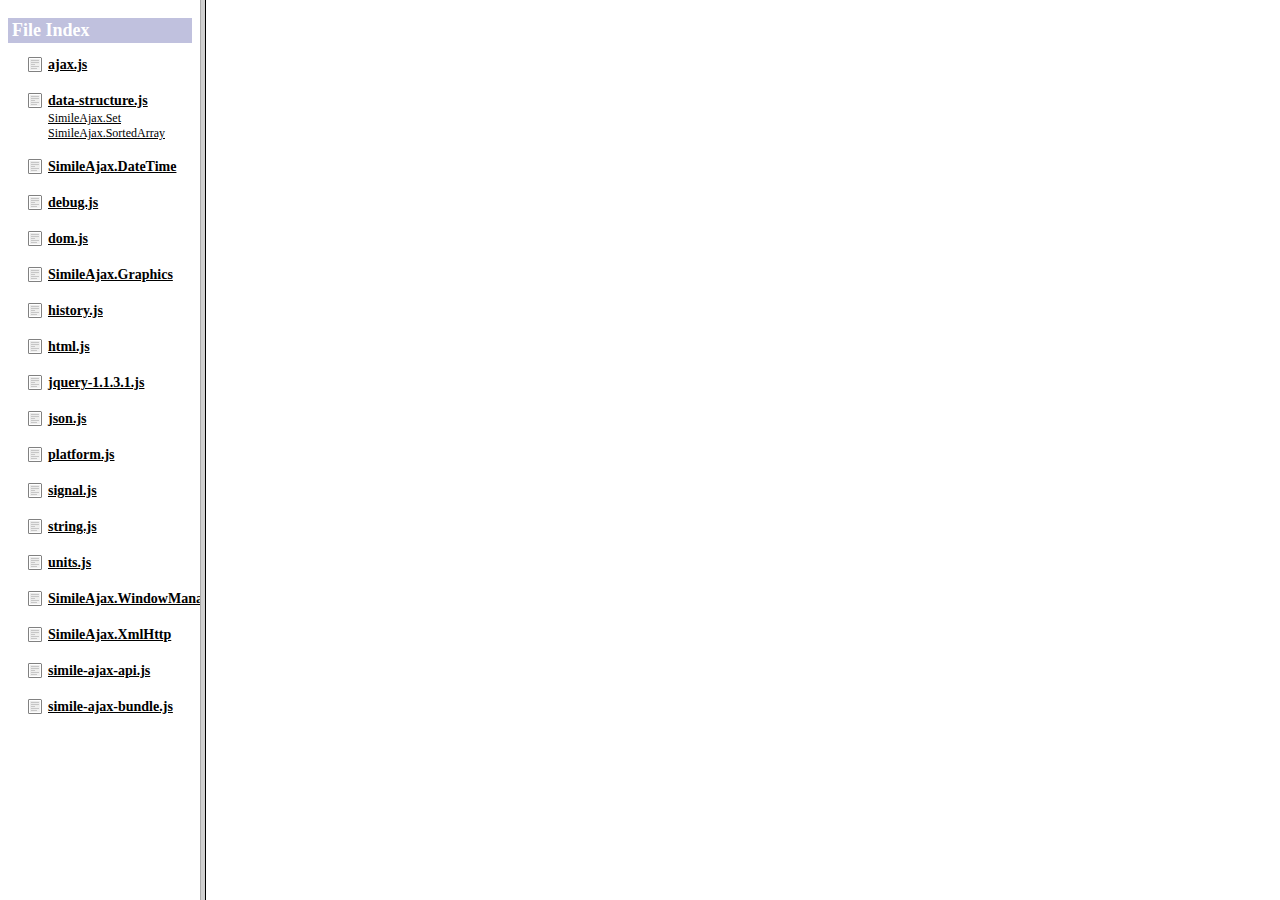
<file: src/main/webapp/timeline_source_v2.3.0/timeline_2.3.0/src/ajax/site/docs/index.html>
<!DOCTYPE HTML PUBLIC "-//W3C//DTD HTML 4.01 Frameset//EN"
"http://www.w3.org/TR/html4/frameset.dtd">
<html>
	<head>
		<meta http-equiv="content-type" content="text/html; charset=utf-8">
		<title>JsDoc</title>
		<meta name="generator" content="JsDoc Toolkit 1.0">
	</head>
	<frameset cols="200,*">
		<frame name="menu" src="file_list.html">
		<frame name="main" src="splash.html">
	</frameset>
</html>
</file>
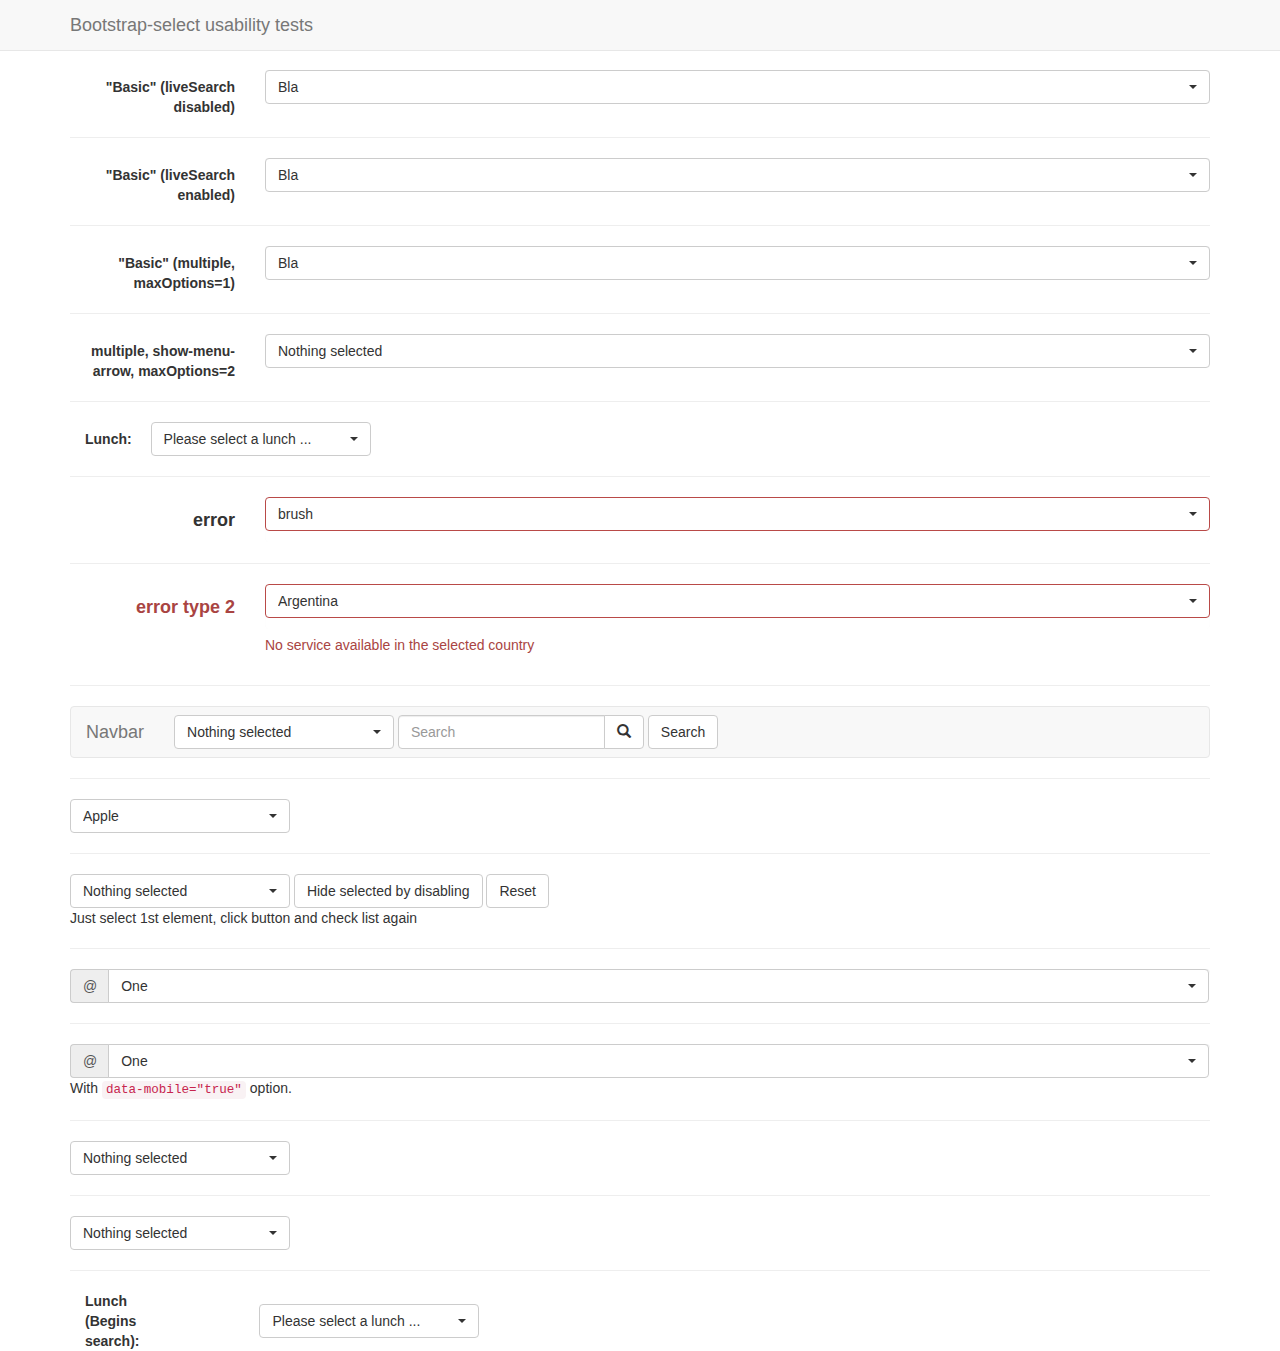
<file: src/main/webapp/selection_bootstrap/silviomoreto-bootstrap/test.html>
<!DOCTYPE html>
<html>
<head>
  <title>Bootstrap-select test page</title>

  <meta charset="utf-8">

  <link rel="stylesheet" href="https://maxcdn.bootstrapcdn.com/bootstrap/3.3.4/css/bootstrap.min.css">
  <link rel="stylesheet" href="dist/css/bootstrap-select.css">

  <style>
    body {
      padding-top: 70px;
    }
  </style>

  <script src="https://ajax.googleapis.com/ajax/libs/jquery/1.11.3/jquery.min.js"></script>
  <script src="https://maxcdn.bootstrapcdn.com/bootstrap/3.3.4/js/bootstrap.min.js"></script>
  <script src="dist/js/bootstrap-select.js"></script>
</head>
<body>
<nav class="navbar navbar-default navbar-fixed-top" role="navigation">
  <div class="container">
    <div class="navbar-header">
      <a class="navbar-brand" href="#">Bootstrap-select usability tests</a>
    </div>
  </div>
</nav>

<div class="container">
  <form class="form-horizontal" role="form">
    <div class="form-group">
      <label for="basic" class="col-lg-2 control-label">"Basic" (liveSearch disabled)</label>

      <div class="col-lg-10">
        <select id="basic" class="selectpicker show-tick form-control">
          <option>cow</option>
          <option data-subtext="option subtext">bull</option>
          <option class="get-class" disabled>ox</option>
          <optgroup label="test" data-subtext="optgroup subtext">
            <option>ASD</option>
            <option selected>Bla</option>
            <option>Ble</option>
          </optgroup>
        </select>
      </div>
    </div>
  </form>

  <hr>

  <form class="form-horizontal" role="form">
    <div class="form-group">
      <label for="basic" class="col-lg-2 control-label">"Basic" (liveSearch enabled)</label>

      <div class="col-lg-10">
        <select id="basic" class="selectpicker show-tick form-control" data-live-search="true">
          <option>cow</option>
          <option data-subtext="option subtext">bull</option>
          <option class="get-class" disabled>ox</option>
          <optgroup label="test" data-subtext="optgroup subtext">
            <option>ASD</option>
            <option selected>Bla</option>
            <option>Ble</option>
          </optgroup>
        </select>
      </div>
    </div>
  </form>

  <hr>
  <form class="form-horizontal" role="form">
    <div class="form-group">
      <label for="basic2" class="col-lg-2 control-label">"Basic" (multiple, maxOptions=1)</label>

      <div class="col-lg-10">
        <select id="basic2" class="show-tick form-control" multiple>
          <option>cow</option>
          <option>bull</option>
          <option class="get-class" disabled>ox</option>
          <optgroup label="test" data-subtext="another test">
            <option>ASD</option>
            <option selected>Bla</option>
            <option>Ble</option>
          </optgroup>
        </select>
      </div>
    </div>
  </form>

  <hr>
  <form class="form-horizontal" role="form">
    <div class="form-group">
      <label for="maxOption2" class="col-lg-2 control-label">multiple, show-menu-arrow, maxOptions=2</label>

      <div class="col-lg-10">
        <select id="maxOption2" class="selectpicker show-menu-arrow form-control" multiple data-max-options="2">
          <option>chicken</option>
          <option>turkey</option>
          <option disabled>duck</option>
          <option>goose</option>
        </select>
      </div>
    </div>
  </form>

  <hr>
  <form class="form-inline">
    <div class="form-group">
      <label class="col-md-1 control-label" for="lunch">Lunch:</label>
    </div>
    <div class="form-group">
      <select id="lunch" class="selectpicker" data-live-search="true" title="Please select a lunch ...">
        <option>Hot Dog, Fries and a Soda</option>
        <option>Burger, Shake and a Smile</option>
        <option>Sugar, Spice and all things nice</option>
        <option>Baby Back Ribs</option>
        <option>A really really long option made to illustrate an issue with the live search in an inline form</option>
      </select>
    </div>
  </form>

  <hr>
  <form class="form-horizontal" role="form">
    <div class="form-group form-group-lg">
      <label for="error" class="col-lg-2 control-label">error</label>

      <div class="col-lg-10 error">
        <select id="error" class="selectpicker show-tick form-control">
          <option>pen</option>
          <option>pencil</option>
          <option selected>brush</option>
        </select>
      </div>
    </div>
  </form>

  <hr>
  <form class="form-horizontal" role="form">
    <div class="form-group has-error form-group-lg">
      <label class="control-label col-lg-2" for="country">error type 2</label>

      <div class="col-lg-10">
        <select id="country" name="country" class="form-control selectpicker">
          <option>Argentina</option>
          <option>United State</option>
          <option>Mexico</option>
        </select>

        <p class="help-block">No service available in the selected country</p>
      </div>
    </div>
  </form>

  <hr>
  <nav class="navbar navbar-default" role="navigation">
    <div class="container-fluid">
      <div class="navbar-header">
        <a class="navbar-brand" href="#">Navbar</a>
      </div>

      <form class="navbar-form navbar-left" role="search">
        <div class="form-group">
          <select class="selectpicker" multiple data-live-search="true" data-live-search-placeholder="Search" data-actions-box="true">
            <optgroup label="filter1">
              <option>option1</option>
              <option>option2</option>
              <option>option3</option>
              <option>option4</option>
            </optgroup>
            <optgroup label="filter2">
              <option>option1</option>
              <option>option2</option>
              <option>option3</option>
              <option>option4</option>
            </optgroup>
            <optgroup label="filter3">
              <option>option1</option>
              <option>option2</option>
              <option>option3</option>
              <option>option4</option>
            </optgroup>
          </select>
        </div>

        <div class="input-group">
          <input type="text" class="form-control" placeholder="Search" name="q">

          <div class="input-group-btn">
            <button class="btn btn-default" type="submit"><i class="glyphicon glyphicon-search"></i></button>
          </div>
        </div>
        <button type="submit" class="btn btn-default">Search</button>
      </form>

    </div>
    <!-- .container-fluid -->
  </nav>

  <hr>
  <select id="first-disabled" class="selectpicker" data-hide-disabled="true" data-live-search="true">
    <optgroup disabled="disabled" label="disabled">
      <option>Hidden</option>
    </optgroup>
    <optgroup label="Fruit">
      <option>Apple</option>
      <option>Orange</option>
    </optgroup>
    <optgroup label="Vegetable">
      <option>Corn</option>
      <option>Carrot</option>
    </optgroup>
  </select>

  <hr>
  <select id="first-disabled2" class="selectpicker" multiple data-hide-disabled="true" data-size="5">
    <option>Apple</option>
    <option>Banana</option>
    <option>Orange</option>
    <option>Pineapple</option>
    <option>Apple2</option>
    <option>Banana2</option>
    <option>Orange2</option>
    <option>Pineapple2</option>
    <option>Apple2</option>
    <option>Banana2</option>
    <option>Orange2</option>
    <option>Pineapple2</option>
  </select>
  <button id="special" class="btn btn-default">Hide selected by disabling</button>
  <button id="special2" class="btn btn-default">Reset</button>
  <p>Just select 1st element, click button and check list again</p>

  <hr>
  <div class="input-group">
    <span class="input-group-addon">@</span>
    <select class="form-control selectpicker">
      <option>One</option>
      <option>Two</option>
      <option>Three</option>
    </select>
  </div>

  <hr>
  <div class="input-group">
    <span class="input-group-addon">@</span>
    <select class="form-control selectpicker" data-mobile="true">
      <option>One</option>
      <option>Two</option>
      <option>Three</option>
    </select>
  </div>
  <p>With <code>data-mobile="true"</code> option.</p>

  <hr>
  <select id="done" class="selectpicker" multiple data-done-button="true">
    <option>Apple</option>
    <option>Banana</option>
    <option>Orange</option>
    <option>Pineapple</option>
    <option>Apple2</option>
    <option>Banana2</option>
    <option>Orange2</option>
    <option>Pineapple2</option>
    <option>Apple2</option>
    <option>Banana2</option>
    <option>Orange2</option>
    <option>Pineapple2</option>
  </select>

  <hr>
  <select id="tokens" class="selectpicker" multiple data-live-search="true">
    <option data-tokens="first">I actually am called "first"</option>
    <option data-tokens="second">And me "second"</option>
    <option data-tokens="last">I am "last"</option>
  </select>

  <hr>
  <form class="form-inline">
    <div class="form-group">
      <label class="col-md-1 control-label" for="lunchBegins">Lunch (Begins search):</label>
    </div>
    <div class="form-group">
      <select id="lunchBegins" class="selectpicker" data-live-search="true" data-live-search-style="begins" title="Please select a lunch ...">
        <option>Hot Dog, Fries and a Soda</option>
        <option>Burger, Shake and a Smile</option>
        <option>Sugar, Spice and all things nice</option>
        <option>Baby Back Ribs</option>
        <option>A really really long option made to illustrate an issue with the live search in an inline form</option>
      </select>
    </div>
  </form>
</div>

<script>
  $(document).ready(function () {
    var mySelect = $('#first-disabled2');

    $('#special').on('click', function () {
      mySelect.find('option:selected').prop('disabled', true);
      mySelect.selectpicker('refresh');
    });

    $('#special2').on('click', function () {
      mySelect.find('option:disabled').prop('disabled', false);
      mySelect.selectpicker('refresh');
    });

    $('#basic2').selectpicker({
      liveSearch: true,
      maxOptions: 1
    });
  });
</script>
</body>
</html>
</file>
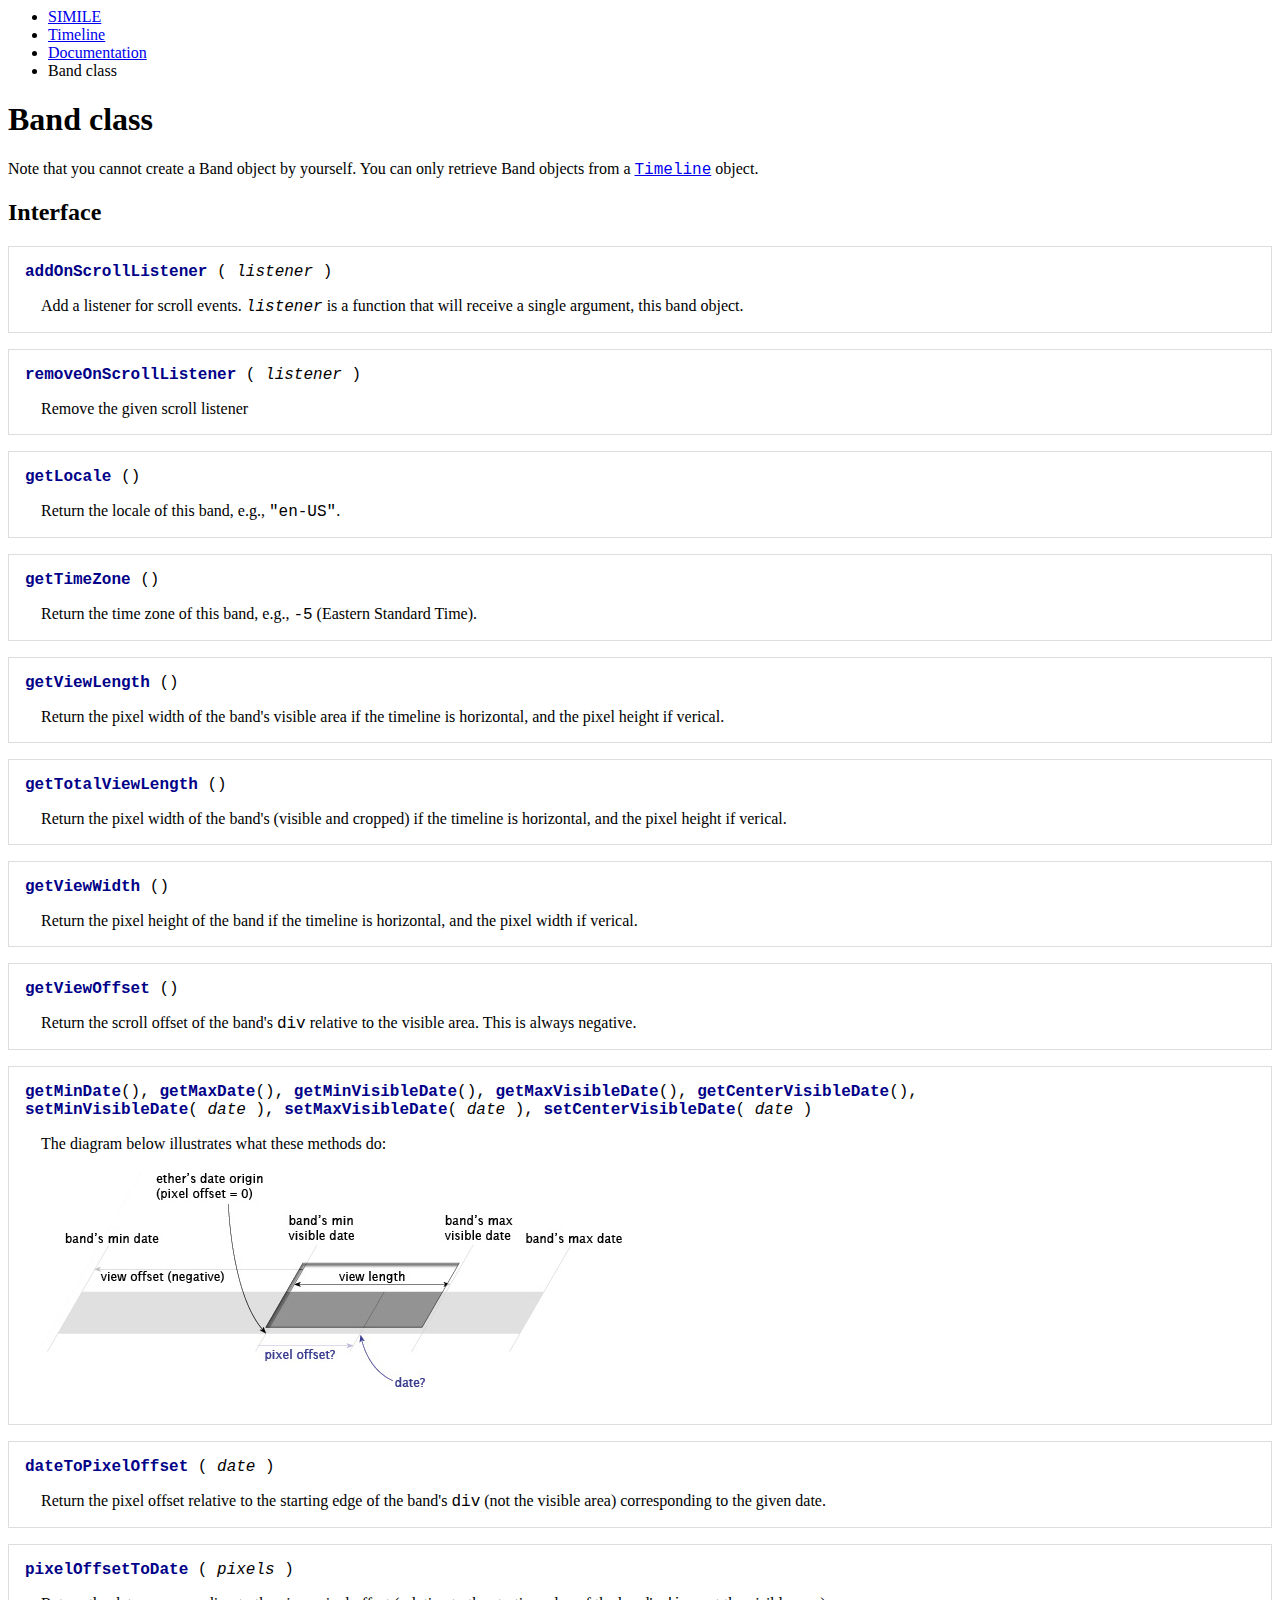
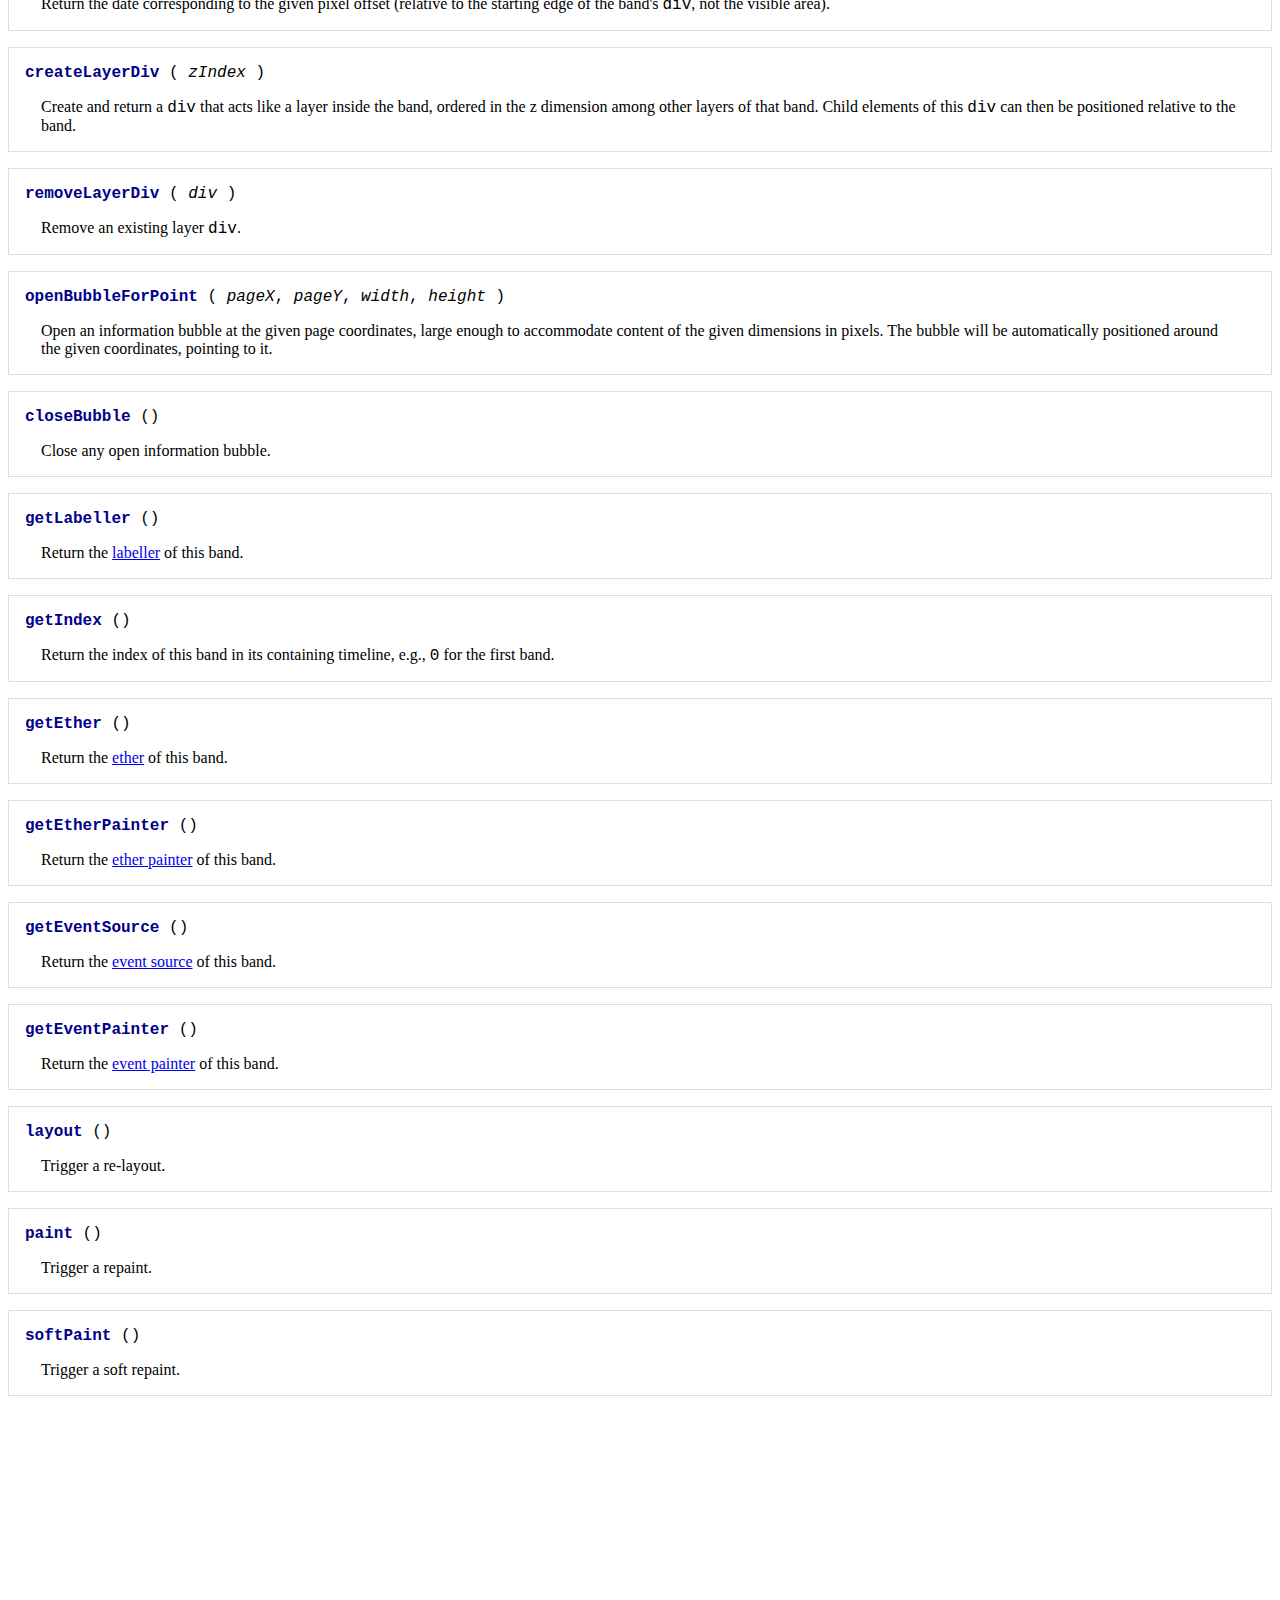
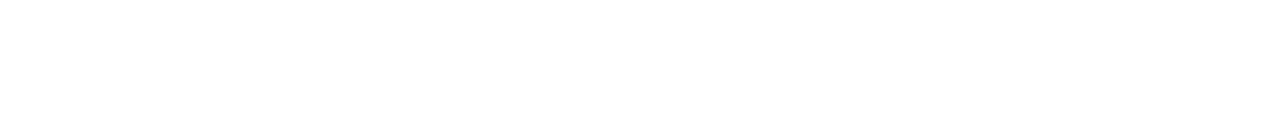
<file: src/main/webapp/timeline_source_v2.3.0/timeline_2.3.0/src/webapp/docs/bands.html>
<html>
<head>
    <title>SIMILE | Timeline | Documentation | Band class</title>
    <link rel='stylesheet' href='styles.css' type='text/css' />
</head>
<body>
<ul id="path">
  <li><a href="http://simile.mit.edu/" title="Home">SIMILE</a></li>
  <li><a href="../" title="Timeline">Timeline</a></li>
  <li><a href="./" title="Documentation">Documentation</a></li>
  <li><span>Band class</span></li>
</ul>

<div id="body">
    <h1>Band class</h1>
    
    <p>Note that you cannot create a Band object by yourself. You
        can only retrieve Band objects from a 
        <a href="timelines.html"><span class="code">Timeline</span></a> object.
    </p>
    
    <h2>Interface</h2>
    
    <div class="itf-member">
        <div class="itf-member-prototype">
            <span class="itf-member-name">addOnScrollListener</span>
            ( <span class="itf-member-param">listener</span> )
        </div>
        <div class="itf-member-description">
            Add a listener for scroll events. <span class="itf-member-param">listener</span>
            is a function that will receive a single argument,
            this band object.
        </div>
    </div>
    
    <div class="itf-member">
        <div class="itf-member-prototype">
            <span class="itf-member-name">removeOnScrollListener</span>
            ( <span class="itf-member-param">listener</span> )
        </div>
        <div class="itf-member-description">
            Remove the given scroll listener
        </div>
    </div>

    <div class="itf-member">
        <div class="itf-member-prototype">
            <span class="itf-member-name">getLocale</span>
            ()
        </div>
        <div class="itf-member-description">
            Return the locale of this band, e.g., 
            <span class="code">"en-US"</span>.
        </div>
    </div>
    
    <div class="itf-member">
        <div class="itf-member-prototype">
            <span class="itf-member-name">getTimeZone</span>
            ()
        </div>
        <div class="itf-member-description">
            Return the time zone of this band, e.g., 
            <span class="code">-5</span> (Eastern Standard Time).
        </div>
    </div>
    
    <div class="itf-member">
        <div class="itf-member-prototype">
            <span class="itf-member-name">getViewLength</span>
            ()
        </div>
        <div class="itf-member-description">
            Return the pixel width of the band's visible area if the 
            timeline is horizontal, and the pixel height if verical.
        </div>
    </div>

    <div class="itf-member">
        <div class="itf-member-prototype">
            <span class="itf-member-name">getTotalViewLength</span>
            ()
        </div>
        <div class="itf-member-description">
            Return the pixel width of the band's (visible and cropped) if the 
            timeline is horizontal, and the pixel height if verical.
        </div>
    </div>

    <div class="itf-member">
        <div class="itf-member-prototype">
            <span class="itf-member-name">getViewWidth</span>
            ()
        </div>
        <div class="itf-member-description">
            Return the pixel height of the band if the timeline is horizontal,
            and the pixel width if verical.
        </div>
    </div>

    <div class="itf-member">
        <div class="itf-member-prototype">
            <span class="itf-member-name">getViewOffset</span>
            ()
        </div>
        <div class="itf-member-description">
            Return the scroll offset of the band's <span class="html">div</span>
            relative to the visible area. This is always negative.
        </div>
    </div>
    
    <div class="itf-member">
        <div class="itf-member-prototype">
            <span class="itf-member-name">getMinDate</span>(),
            <span class="itf-member-name">getMaxDate</span>(),
            <span class="itf-member-name">getMinVisibleDate</span>(),
            <span class="itf-member-name">getMaxVisibleDate</span>(),
            <span class="itf-member-name">getCenterVisibleDate</span>(),
            <br/>
            <span class="itf-member-name">setMinVisibleDate</span>( <span class="itf-member-param">date</span> ),
            <span class="itf-member-name">setMaxVisibleDate</span>( <span class="itf-member-param">date</span> ),
            <span class="itf-member-name">setCenterVisibleDate</span>( <span class="itf-member-param">date</span> )
        </div>
        <div class="itf-member-description">
            The diagram below illustrates what these methods do:
            <p><img src="images/ether-coordinates.jpg" /></p>
        </div>
    </div>
    
    <div class="itf-member">
        <div class="itf-member-prototype">
            <span class="itf-member-name">dateToPixelOffset</span>
            ( <span class="itf-member-param">date</span> )
        </div>
        <div class="itf-member-description">
            Return the pixel offset relative to the starting edge of
            the band's <span class="html">div</span> (not the visible
            area) corresponding to the given date.
        </div>
    </div>
    
    <div class="itf-member">
        <div class="itf-member-prototype">
            <span class="itf-member-name">pixelOffsetToDate</span>
            ( <span class="itf-member-param">pixels</span> )
        </div>
        <div class="itf-member-description">
            Return the date corresponding to the given pixel offset 
            (relative to the starting edge of the band's 
            <span class="html">div</span>, not the visible
            area).
        </div>
    </div>
    
    <div class="itf-member">
        <div class="itf-member-prototype">
            <span class="itf-member-name">createLayerDiv</span>
            ( <span class="itf-member-param">zIndex</span> )
        </div>
        <div class="itf-member-description">
            Create and return a <span class="html">div</span> that
            acts like a layer inside the band, ordered in the z dimension
            among other layers of that band. Child elements of this
            <span class="html">div</span> can then be positioned
            relative to the band.
        </div>
    </div>
    
    <div class="itf-member">
        <div class="itf-member-prototype">
            <span class="itf-member-name">removeLayerDiv</span>
            ( <span class="itf-member-param">div</span> )
        </div>
        <div class="itf-member-description">
            Remove an existing layer <span class="html">div</span>.
        </div>
    </div>
    
    <div class="itf-member">
        <div class="itf-member-prototype">
            <span class="itf-member-name">openBubbleForPoint</span>
            ( <span class="itf-member-param">pageX</span>,
            <span class="itf-member-param">pageY</span>,
            <span class="itf-member-param">width</span>, 
            <span class="itf-member-param">height</span> )
        </div>
        <div class="itf-member-description">
            Open an information bubble at the given page coordinates,
            large enough to accommodate content of the given dimensions
            in pixels. The bubble will be automatically positioned 
            around the given coordinates, pointing to it.
        </div>
    </div>
    
    <div class="itf-member">
        <div class="itf-member-prototype">
            <span class="itf-member-name">closeBubble</span>
            ()
        </div>
        <div class="itf-member-description">
            Close any open information bubble.
        </div>
    </div>
    
    <div class="itf-member">
        <div class="itf-member-prototype">
            <span class="itf-member-name">getLabeller</span>
            ()
        </div>
        <div class="itf-member-description">
            Return the <a href="labellers.html">labeller</a> of this band.
        </div>
    </div>
    
    <div class="itf-member">
        <div class="itf-member-prototype">
            <span class="itf-member-name">getIndex</span>
            ()
        </div>
        <div class="itf-member-description">
            Return the index of this band in its containing timeline,
            e.g., <span class="code">0</span> for the first band.
        </div>
    </div>
    
    <div class="itf-member">
        <div class="itf-member-prototype">
            <span class="itf-member-name">getEther</span>
            ()
        </div>
        <div class="itf-member-description">
            Return the <a href="ethers.html">ether</a> of this band.
        </div>
    </div>
    
    <div class="itf-member">
        <div class="itf-member-prototype">
            <span class="itf-member-name">getEtherPainter</span>
            ()
        </div>
        <div class="itf-member-description">
            Return the <a href="ether-painters.html">ether painter</a> of this band.
        </div>
    </div>
    
    <div class="itf-member">
        <div class="itf-member-prototype">
            <span class="itf-member-name">getEventSource</span>
            ()
        </div>
        <div class="itf-member-description">
            Return the <a href="event-sources.html">event source</a> of this band.
        </div>
    </div>
    
    <div class="itf-member">
        <div class="itf-member-prototype">
            <span class="itf-member-name">getEventPainter</span>
            ()
        </div>
        <div class="itf-member-description">
            Return the <a href="event-painters.html">event painter</a> of this band.
        </div>
    </div>
    
    <div class="itf-member">
        <div class="itf-member-prototype">
            <span class="itf-member-name">layout</span>
            ()
        </div>
        <div class="itf-member-description">
            Trigger a re-layout.
        </div>
    </div>
    
    <div class="itf-member">
        <div class="itf-member-prototype">
            <span class="itf-member-name">paint</span>
            ()
        </div>
        <div class="itf-member-description">
            Trigger a repaint.
        </div>
    </div>
    
    <div class="itf-member">
        <div class="itf-member-prototype">
            <span class="itf-member-name">softPaint</span>
            ()
        </div>
        <div class="itf-member-description">
            Trigger a soft repaint.
        </div>
    </div>
</div>
</body>
</html>
</file>
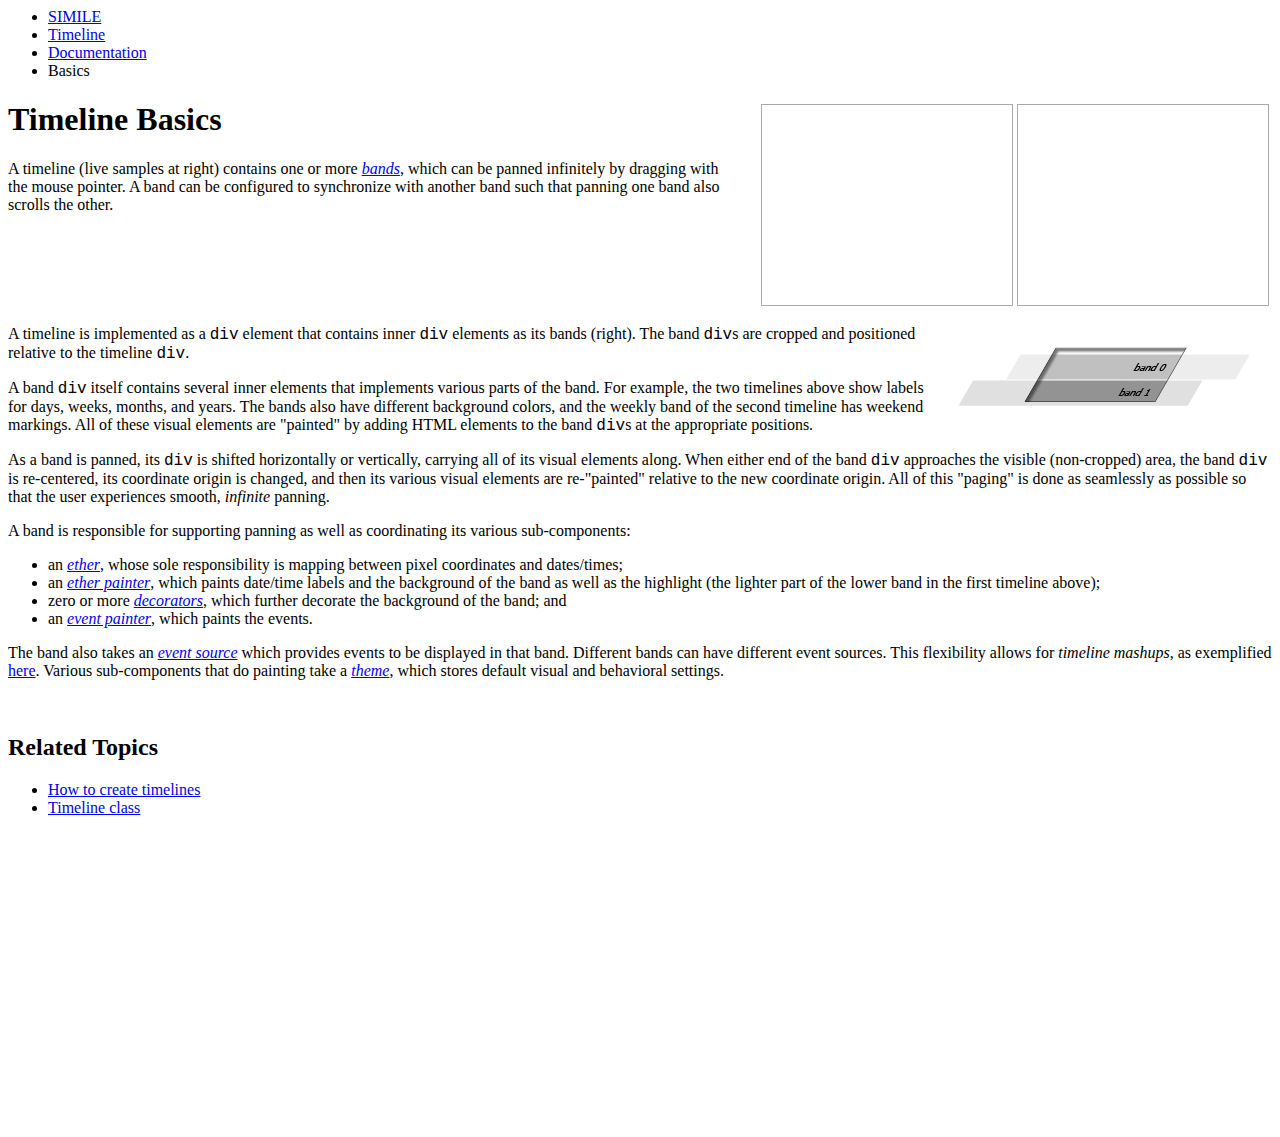
<file: src/main/webapp/timeline_source_v2.3.0/timeline_2.3.0/src/webapp/docs/basics.html>
<html>
<head>
    <title>SIMILE | Timeline | Documentation | Basics</title>
    <link rel='stylesheet' href='styles.css' type='text/css' />
    <script src="../api/timeline-api.js" type="text/javascript"></script>
    <script>
        var tl1, tl2;
        function onLoad() {
            var bandInfos1 = [
                Timeline.createBandInfo({
                    width:          "70%", 
                    intervalUnit:   Timeline.DateTime.MONTH, 
                    intervalPixels: 50
                }),
                Timeline.createBandInfo({
                    width:          "30%", 
                    intervalUnit:   Timeline.DateTime.YEAR, 
                    intervalPixels: 70
                })
            ];
            bandInfos1[1].syncWith = 0;
            bandInfos1[1].highlight = true;
            tl1 = Timeline.create(document.getElementById("tl1"), bandInfos1, 
                Timeline.HORIZONTAL);
                
            var bandInfos2 = [
                Timeline.createBandInfo({
                    width:          "70%", 
                    intervalUnit:   Timeline.DateTime.DAY, 
                    intervalPixels: 50
                }),
                Timeline.createBandInfo({
                    width:          "30%", 
                    intervalUnit:   Timeline.DateTime.WEEK, 
                    intervalPixels: 70
                })
            ];
            bandInfos2[1].syncWith = 0;
            bandInfos2[1].highlight = true;
            tl2 = Timeline.create(document.getElementById("tl2"), bandInfos2, 
                Timeline.VERTICAL);
        }
    </script>
</head>
<body onload="onLoad();">
<ul id="path">
  <li><a href="http://simile.mit.edu/" title="Home">SIMILE</a></li>
  <li><a href="../" title="Timeline">Timeline</a></li>
  <li><a href="./" title="Documentation">Documentation</a></li>
  <li><span>Basics</span></li>
</ul>

<div id="body">
    <div style="float: right; margin-left: 1em; margin-bottom: 1em;">
        <table>
            <tr>
                <td><div id="tl1" class="timeline-default" style="width: 250px; height: 200px;"></div></td>
                <td><div id="tl2" class="timeline-default" style="width: 250px; height: 200px;"></div></td>
            </tr>
        </table>
    </div>
    
    <h1>Timeline Basics</h1>
    
    <p>A timeline (live samples at right) contains one or more 
        <a href="bands.html"><em>bands</em></a>,
        which can be panned infinitely by dragging with the mouse 
        pointer. A band can be configured to synchronize with another 
        band such that panning one band also scrolls the other.
    </p>
    
    <p style="clear: both">
        <img src="images/timeline.jpg" style="float: right; margin: 1em;" />
        A timeline is implemented as a <span class="html">div</span>
        element that contains inner <span class="html">div</span>
        elements as its bands (right). The band <span class="html">div</span>s
        are cropped and positioned relative to the timeline
        <span class="html">div</span>.
    </p>
    
    <p>A band <span class="html">div</span> itself contains several
        inner elements that implements various parts of the band.
        For example, the two timelines above show labels for days,
        weeks, months, and years. The bands also have different
        background colors, and the weekly band of the second timeline
        has weekend markings. All of these visual elements are "painted"
        by adding HTML elements to the band <span class="html">div</span>s
        at the appropriate positions.
    </p>
    
    <p>As a band is panned, its <span class="html">div</span> is 
        shifted horizontally or vertically, carrying all of its visual 
        elements along. When either end of the band 
        <span class="html">div</span> approaches the visible (non-cropped) 
        area, the band <span class="html">div</span> is re-centered,
        its coordinate origin is changed, and then its various
        visual elements are re-"painted" relative to the new coordinate
        origin. All of this "paging" is done as seamlessly as possible so 
        that the user experiences smooth, <em>infinite</em> panning.
    </p>
    
    <p>A band is responsible for supporting panning as well as coordinating its
        various sub-components:
        <ul>
            <li>an <a href="ethers.html"><em>ether</em></a>, whose sole responsibility 
                is mapping between pixel coordinates and dates/times;
            </li>
            <li>an <a href="ether-painters.html"><em>ether painter</em></a>, which 
                paints date/time labels and the background of the band as well as 
                the highlight (the lighter part of the lower band in the first 
                timeline above);
            </li>
            <li>zero or more <a href="decorators.html"><em>decorators</em></a>, which 
                further decorate the background of the band; and
            </li>
            <li>an <a href="event-painters.html"><em>event painter</em></a>, which 
                paints the events.
            </li>
        </ul>
        The band also takes an <a href="event-sources.html"><em>event source</em></a>
        which provides events to be displayed in that band. Different bands can have 
        different event sources. This flexibility allows for <em>timeline mashups</em>,
        as exemplified <a href="../examples/religions/religions.html">here</a>.
        Various sub-components that do painting take a 
        <a href="themes.html"><em>theme</em></a>, which stores default visual and
        behavioral settings.
    </p>
    
    <p>&nbsp;</p>
    
    <h2>Related Topics</h2>
    <ul>
        <li><a href="create-timelines.html">How to create timelines</a></li>
        <li><a href="timelines.html">Timeline class</a></li>
    </ul>
</div>
</body>
</html>
</file>
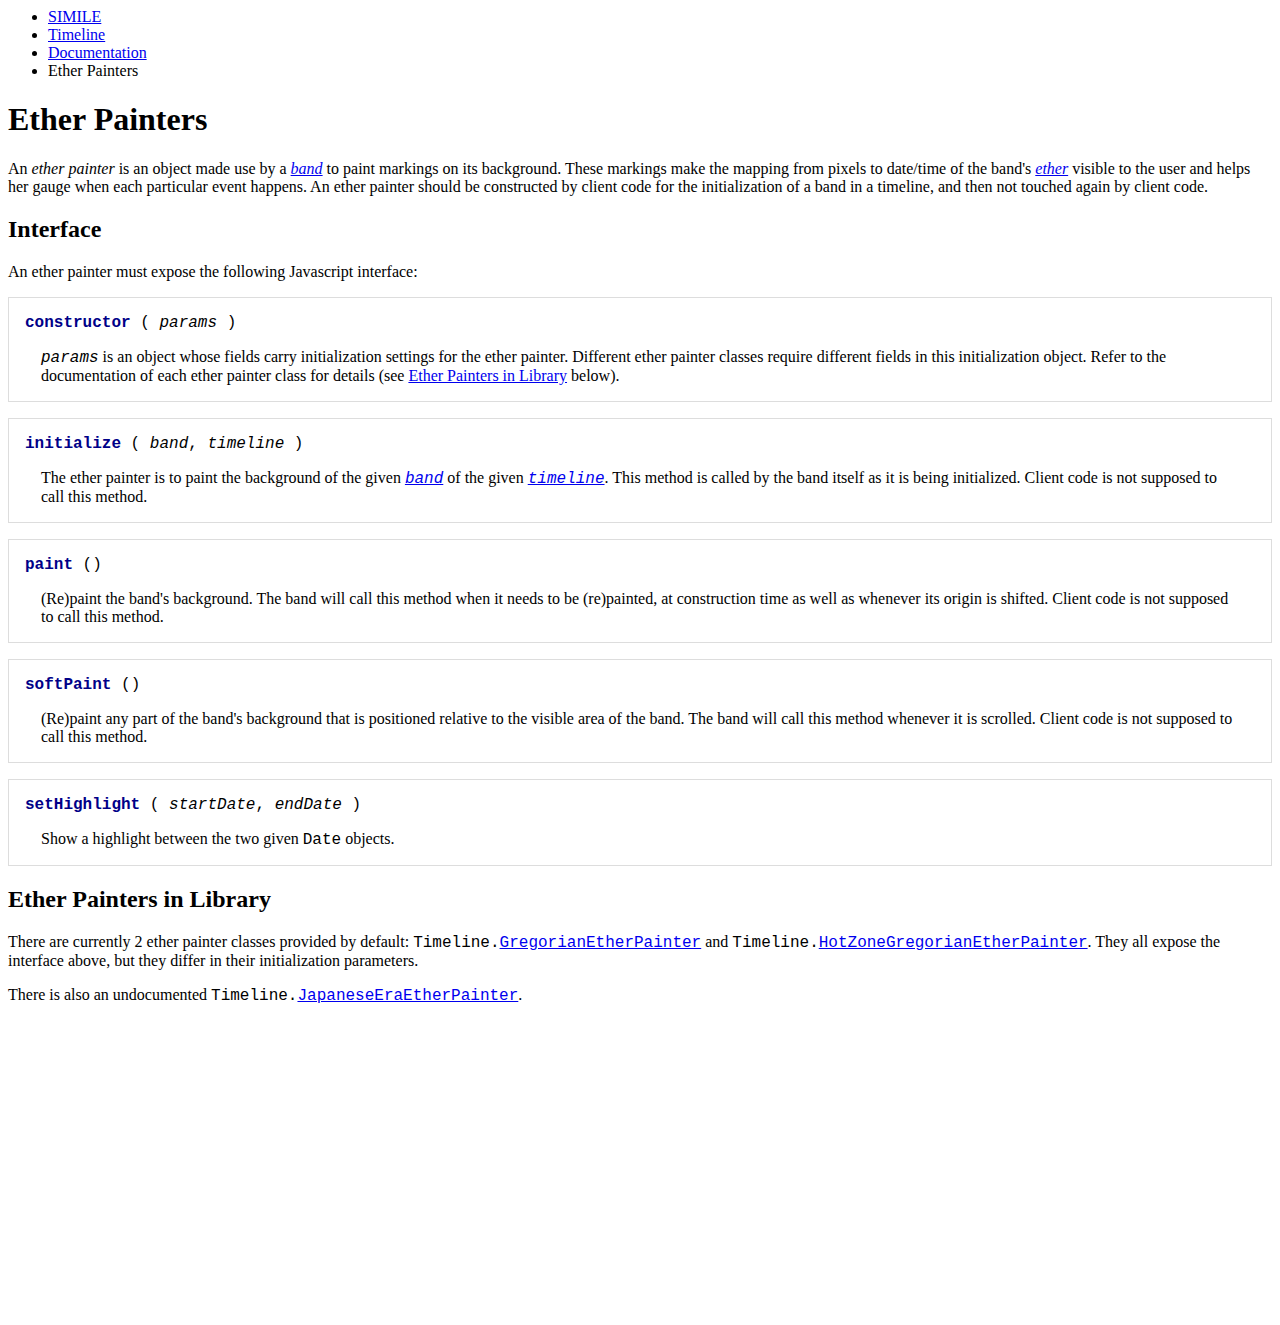
<file: src/main/webapp/timeline_source_v2.3.0/timeline_2.3.0/src/webapp/docs/ether-painters.html>
<html>
<head>
    <title>SIMILE | Timeline | Documentation | Ether Painters</title>
    <link rel='stylesheet' href='styles.css' type='text/css' />
</head>
<body>
<ul id="path">
  <li><a href="http://simile.mit.edu/" title="Home">SIMILE</a></li>
  <li><a href="../" title="Timeline">Timeline</a></li>
  <li><a href="./" title="Documentation">Documentation</a></li>
  <li><span>Ether Painters</span></li>
</ul>

<div id="body">
    <h1>Ether Painters</h1>
    
    <p>An <em>ether painter</em> is an object made use by a <a href="bands.html"><em>band</em></a>
        to paint markings on its background. These markings make the
        mapping from pixels to date/time of the band's
        <a href="ethers.html"><em>ether</em></a> visible to the
        user and helps her gauge when each particular event happens.
        An ether painter should be constructed by client code for 
        the initialization of a band in a timeline, and then not
        touched again by client code.
    </p>
    
    <h2>Interface</h2>
    <p>An ether painter must expose the following Javascript interface:
    </p>
    
    <div class="itf-member">
        <div class="itf-member-prototype">
            <span class="itf-member-name">constructor</span>
            ( <span class="itf-member-param">params</span> )
        </div>
        <div class="itf-member-description">
            <span class="itf-member-param">params</span> is an object whose
            fields carry initialization settings for the ether painter. Different
            ether painter classes require different fields in this initialization
            object. Refer to the documentation of each ether painter class for
            details (see <a href="#ether-painters-in-library">Ether Painters in Library</a> below).
        </div>
    </div>

    <div class="itf-member">
        <div class="itf-member-prototype">
            <span class="itf-member-name">initialize</span>
            ( <span class="itf-member-param">band</span>,
            <span class="itf-member-param">timeline</span> )
        </div>
        <div class="itf-member-description">
            The ether painter is to paint the background of the given
            <a href="bands.html"><span class="itf-member-param">band</span></a>
            of the given
            <a href="timelines.html"><span class="itf-member-param">timeline</span></a>.
            This method is called by the band itself as it is being 
            initialized. Client code is not supposed to call this method.
        </div>
    </div>
    
    <div class="itf-member">
        <div class="itf-member-prototype">
            <span class="itf-member-name">paint</span>
            ()
        </div>
        <div class="itf-member-description">
            (Re)paint the band's background. The band will call this method
            when it needs to be (re)painted, at construction time as well
            as whenever its origin is shifted. Client code is not supposed
            to call this method.
        </div>
    </div>

    <div class="itf-member">
        <div class="itf-member-prototype">
            <span class="itf-member-name">softPaint</span>
            ()
        </div>
        <div class="itf-member-description">
            (Re)paint any part of the band's background that is positioned
            relative to the visible area of the band. The band will call 
            this method whenever it is scrolled. Client code is not supposed
            to call this method.
        </div>
    </div>

    <div class="itf-member">
        <div class="itf-member-prototype">
            <span class="itf-member-name">setHighlight</span>
            ( <span class="itf-member-param">startDate</span>,
            <span class="itf-member-param">endDate</span> )
        </div>
        <div class="itf-member-description">
            Show a highlight between the two given 
            <span class="code">Date</span> objects.
        </div>
    </div>
    
    <h2><a name="ether-painters-in-library">Ether Painters in Library</a></h2>
    <p>There are currently 2 ether painter classes provided by default:
        <span class="code">Timeline.<a href="gregorian-ether-painter.html">GregorianEtherPainter</a></span> and 
        <span class="code">Timeline.<a href="hot-zone-gregorian-ether-painter.html">HotZoneGregorianEtherPainter</a></span>.
        They all expose the interface above, but they differ in their
        initialization parameters.
    </p>
    <p>There is also an undocumented <span class="code">Timeline.<a href="../api/scripts/ext/japanese-eras.js">JapaneseEraEtherPainter</a></span>.
</div>
</body>
</html>
</file>
<file: src/main/webapp/historyCss/style.css>
/*

	sNews 1.5 RC 2 - "Historical" Design
	by Herreman David
	http://www.free-css-templates.com
	
*/

* { padding: 0; margin: 0 }

body { 
	background: #FFF url(images/bg.jpg) repeat-x top; 
	font: .75em Verdana, Arial, Sans-Serif; 
	line-height: 1.4em;
	color : #454545 
}

#content { 
	margin: 0 auto; 
	padding: 0; 
	/*width: 818px;	*/
	background: inherit; 
	color: #454545;
}

#header { height: 120px;width: 818px;	background: #000 url(images/top2.jpg) no-repeat top center; margin-bottom: 0px; color: #454545; overflow: hidden; }
#header .left { width: 190px; float: left; text-align: center; padding-left: 14px; }
#header h1 {  font: 1.2em "Tahoma",Verdana, Arial, Sans-Serif; color: #FFF; font-weight: bold; padding-top: 25px; background: inherit }
#header h2 {  font: 1.0em "Tahoma",Verdana, Arial, Sans-Serif; color: #FFF; padding-top: 25px; background: inherit }

p  {margin: 0 0 10px 0; padding: 0px;}
.clear { clear: both; }
.alignright {margin-top: 0; text-align: right;}
.small {font-size: .9em;}
.histdate { color: #8E7272; background: #FFF; }
img { float: left; padding: 0 10px 10px 0}
div#content {
        position: relative;
        /*width: 818px;*/
        margin: 0 0px 20px 0px;
        padding: 0;
        text-align: left;
    }
    div#main {
        float: left;
        /*width: 390px;*/
        /*margin: 50px -180px 15px 219px !important;*/
		margin: 50px 0px 15px 0px;
		/*margin: 50px -181px 15px 110px;*/
		margin: 50px 0px 15px 0px;
		text-align: justify
		
    }
    
    /*timeline width*/
	div#main .pad  { padding-left: 3px;  width : 1700px;}
	
    div#right {
        float: right;
        width: 190px;
        display: inline;
		margin-top: 50px;
		margin-bottom: 15px;
	
    }
    div#left {
        float: left; 
		/*width: 226px;*/
        padding-top: 50px; 
        margin-left: -434px;
		background: url(images/lefttop.jpg) no-repeat top center;
		text-align: left;
		margin-bottom: 15px;
    }
	div#left .pad { padding: 5px 30px 0 30px; text-align: left; background: url(images/leftbg.jpg) repeat-y left;}
	div#left h2 { margin-top: 15px; color: #6D5252; margin-bottom: 5px; background: #F6F5E0 }
	div#left a { background: #F6F5E0 url(images/a.gif) no-repeat left; padding-left: 10px; color: #666;  }
	div#left #leftend { background: url(images/leftbottom.jpg) no-repeat bottom ; height: 34px;}
	
#footer { 
			clear: both; 
			height: 40px; 
			background: #6D5252; 
			border-top: 8px solid #8E7272; 
			color: #E3E2CB;  
			font: 0.9em "Tahoma",Verdana, Arial, Sans-Serif;  padding: 10px 0px 0px 0px
			}	
#footer a  { color: #E3E2CB; background: inherit }
#footer a:hover { text-decoration: underline }
#footer #r { float: right; text-align: right; }
#footer #l { padding-left: 10px;}
   
/* END CONTENT */


/*** Main area *****/
a { color: #0066B3; background: inherit; text-decoration: none;}
a:hover { text-decoration: underline }
h1 { font: bold 1.9em Arial, Arial, Sans-Serif  }
h2 { font: bold 1.2em Arial, Arial, Sans-Serif; padding: 0; margin: 0 0 5px 0 }
ul {  padding: 0; margin: 0 }
li { list-style-type: none }

/* SNEWS */
fieldset { border: 1px solid #ddd; padding: 10px 8px; margin: 0 0 8px 0; background: #f5f5f5; color: #000 }
input { padding: 3px; margin: 0; border: 1px solid #BBB;  }
textarea { width: 97%; height: 20em; padding: 3px; border: 1px solid #BBB }
.comment { background: #eee; color: #808080; padding: 10px; margin: 0 0 10px 0; border-top: 1px solid #ccc }
.commentsbox { background: #f5f5f5; color: #808080; padding: 10px; margin: 0 0 10px 0; border: 1px solid #ddd }
</file>
<file: src/main/webapp/vertical-timeline/css/style.css>
/* -------------------------------- 

Primary style

-------------------------------- */
html * {
  -webkit-font-smoothing: antialiased;
  -moz-osx-font-smoothing: grayscale;
}

*, *:after, *:before {
  -webkit-box-sizing: border-box;
  -moz-box-sizing: border-box;
  box-sizing: border-box;
}

body {
  font-size: 100%;
  font-family: "Droid Serif", serif;
  color: #7f8c97;
  background-color: #e9f0f5;
}

a {
  color: #acb7c0;
  text-decoration: none;
  font-family: "Open Sans", sans-serif;
}

img {
  max-width: 100%;
}

h1, h2 {
  font-family: "Open Sans", sans-serif;
  font-weight: bold;
}

/* -------------------------------- 

Modules - reusable parts of our design

-------------------------------- */
.cd-container {
  /* this class is used to give a max-width to the element it is applied to, and center it horizontally when it reaches that max-width */
  width: 90%;
  max-width: 1170px;
  margin: 0 auto;
}
.cd-container::after {
  /* clearfix */
  content: '';
  display: table;
  clear: both;
}

/* -------------------------------- 

Main components 

-------------------------------- */
header {
  height: 200px;
  line-height: 200px;
  text-align: center;
  background: #303e49;
}
header h1 {
  color: white;
  font-size: 18px;
  font-size: 1.125rem;
}
@media only screen and (min-width: 1170px) {
  header {
    height: 300px;
    line-height: 300px;
  }
  header h1 {
    font-size: 24px;
    font-size: 1.5rem;
  }
}

#cd-timeline {
  position: relative;
  padding: 2em 0;
  margin-top: 2em;
  margin-bottom: 2em;
}
#cd-timeline::before {
  /* this is the vertical line */
  content: '';
  position: absolute;
  top: 0;
  left: 18px;
  height: 100%;
  width: 4px;
  background: #d7e4ed;
}
@media only screen and (min-width: 1170px) {
  #cd-timeline {
    margin-top: 3em;
    margin-bottom: 3em;
  }
  #cd-timeline::before {
    left: 50%;
    margin-left: -2px;
  }
}

.cd-timeline-block {
  position: relative;
  margin: 2em 0;
}
.cd-timeline-block:after {
  content: "";
  display: table;
  clear: both;
}
.cd-timeline-block:first-child {
  margin-top: 0;
}
.cd-timeline-block:last-child {
  margin-bottom: 0;
}
@media only screen and (min-width: 1170px) {
  .cd-timeline-block {
    margin: 4em 0;
  }
  .cd-timeline-block:first-child {
    margin-top: 0;
  }
  .cd-timeline-block:last-child {
    margin-bottom: 0;
  }
}

.cd-timeline-img {
  position: absolute;
  top: 0;
  left: 0;
  width: 40px;
  height: 40px;
  border-radius: 50%;
  box-shadow: 0 0 0 4px white, inset 0 2px 0 rgba(0, 0, 0, 0.08), 0 3px 0 4px rgba(0, 0, 0, 0.05);
}
.cd-timeline-img img {
  display: block;
  width: 24px;
  height: 24px;
  position: relative;
  left: 50%;
  top: 50%;
  margin-left: -12px;
  margin-top: -12px;
}
.cd-timeline-img.cd-picture {
  background: #75ce66;
}
.cd-timeline-img.cd-movie {
  background: #c03b44;
}
.cd-timeline-img.cd-location {
  background: #f0ca45;
}
@media only screen and (min-width: 1170px) {
  .cd-timeline-img {
    width: 60px;
    height: 60px;
    left: 50%;
    margin-left: -30px;
    /* Force Hardware Acceleration in WebKit */
    -webkit-transform: translateZ(0);
    -webkit-backface-visibility: hidden;
  }
  .cssanimations .cd-timeline-img.is-hidden {
    visibility: hidden;
  }
  .cssanimations .cd-timeline-img.bounce-in {
    visibility: visible;
    -webkit-animation: cd-bounce-1 0.6s;
    -moz-animation: cd-bounce-1 0.6s;
    animation: cd-bounce-1 0.6s;
  }
}

@-webkit-keyframes cd-bounce-1 {
  0% {
    opacity: 0;
    -webkit-transform: scale(0.5);
  }

  60% {
    opacity: 1;
    -webkit-transform: scale(1.2);
  }

  100% {
    -webkit-transform: scale(1);
  }
}
@-moz-keyframes cd-bounce-1 {
  0% {
    opacity: 0;
    -moz-transform: scale(0.5);
  }

  60% {
    opacity: 1;
    -moz-transform: scale(1.2);
  }

  100% {
    -moz-transform: scale(1);
  }
}
@keyframes cd-bounce-1 {
  0% {
    opacity: 0;
    -webkit-transform: scale(0.5);
    -moz-transform: scale(0.5);
    -ms-transform: scale(0.5);
    -o-transform: scale(0.5);
    transform: scale(0.5);
  }

  60% {
    opacity: 1;
    -webkit-transform: scale(1.2);
    -moz-transform: scale(1.2);
    -ms-transform: scale(1.2);
    -o-transform: scale(1.2);
    transform: scale(1.2);
  }

  100% {
    -webkit-transform: scale(1);
    -moz-transform: scale(1);
    -ms-transform: scale(1);
    -o-transform: scale(1);
    transform: scale(1);
  }
}
.cd-timeline-content {
  position: relative;
  margin-left: 60px;
  background: white;
  border-radius: 0.25em;
  padding: 1em;
  box-shadow: 0 3px 0 #d7e4ed;
}
.cd-timeline-content:after {
  content: "";
  display: table;
  clear: both;
}
.cd-timeline-content h2 {
  color: #303e49;
}
.cd-timeline-content p, .cd-timeline-content .cd-read-more, .cd-timeline-content .cd-date {
  font-size: 13px;
  font-size: 0.8125rem;
}
.cd-timeline-content .cd-read-more, .cd-timeline-content .cd-date {
  display: inline-block;
}
.cd-timeline-content p {
  margin: 1em 0;
  line-height: 1.6;
}
.cd-timeline-content .cd-read-more {
  float: right;
  padding: .8em 1em;
  background: #acb7c0;
  color: white;
  border-radius: 0.25em;
}
.no-touch .cd-timeline-content .cd-read-more:hover {
  background-color: #bac4cb;
}
.cd-timeline-content .cd-date {
  float: left;
  padding: .8em 0;
  opacity: .7;
}
.cd-timeline-content::before {
  content: '';
  position: absolute;
  top: 16px;
  right: 100%;
  height: 0;
  width: 0;
  border: 7px solid transparent;
  border-right: 7px solid white;
}
@media only screen and (min-width: 768px) {
  .cd-timeline-content h2 {
    font-size: 20px;
    font-size: 1.25rem;
  }
  .cd-timeline-content p {
    font-size: 16px;
    font-size: 1rem;
  }
  .cd-timeline-content .cd-read-more, .cd-timeline-content .cd-date {
    font-size: 14px;
    font-size: 0.875rem;
  }
}
@media only screen and (min-width: 1170px) {
  .cd-timeline-content {
    margin-left: 0;
    padding: 1.6em;
    width: 45%;
  }
  .cd-timeline-content::before {
    top: 24px;
    left: 100%;
    border-color: transparent;
    border-left-color: white;
  }
  .cd-timeline-content .cd-read-more {
    float: left;
  }
  .cd-timeline-content .cd-date {
    position: absolute;
    width: 100%;
    left: 122%;
    top: 6px;
    font-size: 16px;
    font-size: 1rem;
  }
  .cd-timeline-block:nth-child(even) .cd-timeline-content {
    float: right;
  }
  .cd-timeline-block:nth-child(even) .cd-timeline-content::before {
    top: 24px;
    left: auto;
    right: 100%;
    border-color: transparent;
    border-right-color: white;
  }
  .cd-timeline-block:nth-child(even) .cd-timeline-content .cd-read-more {
    float: right;
  }
  .cd-timeline-block:nth-child(even) .cd-timeline-content .cd-date {
    left: auto;
    right: 122%;
    text-align: right;
  }
  .cssanimations .cd-timeline-content.is-hidden {
    visibility: hidden;
  }
  .cssanimations .cd-timeline-content.bounce-in {
    visibility: visible;
    -webkit-animation: cd-bounce-2 0.6s;
    -moz-animation: cd-bounce-2 0.6s;
    animation: cd-bounce-2 0.6s;
  }
}

@media only screen and (min-width: 1170px) {
  /* inverse bounce effect on even content blocks */
  .cssanimations .cd-timeline-block:nth-child(even) .cd-timeline-content.bounce-in {
    -webkit-animation: cd-bounce-2-inverse 0.6s;
    -moz-animation: cd-bounce-2-inverse 0.6s;
    animation: cd-bounce-2-inverse 0.6s;
  }
}
@-webkit-keyframes cd-bounce-2 {
  0% {
    opacity: 0;
    -webkit-transform: translateX(-100px);
  }

  60% {
    opacity: 1;
    -webkit-transform: translateX(20px);
  }

  100% {
    -webkit-transform: translateX(0);
  }
}
@-moz-keyframes cd-bounce-2 {
  0% {
    opacity: 0;
    -moz-transform: translateX(-100px);
  }

  60% {
    opacity: 1;
    -moz-transform: translateX(20px);
  }

  100% {
    -moz-transform: translateX(0);
  }
}
@keyframes cd-bounce-2 {
  0% {
    opacity: 0;
    -webkit-transform: translateX(-100px);
    -moz-transform: translateX(-100px);
    -ms-transform: translateX(-100px);
    -o-transform: translateX(-100px);
    transform: translateX(-100px);
  }

  60% {
    opacity: 1;
    -webkit-transform: translateX(20px);
    -moz-transform: translateX(20px);
    -ms-transform: translateX(20px);
    -o-transform: translateX(20px);
    transform: translateX(20px);
  }

  100% {
    -webkit-transform: translateX(0);
    -moz-transform: translateX(0);
    -ms-transform: translateX(0);
    -o-transform: translateX(0);
    transform: translateX(0);
  }
}
@-webkit-keyframes cd-bounce-2-inverse {
  0% {
    opacity: 0;
    -webkit-transform: translateX(100px);
  }

  60% {
    opacity: 1;
    -webkit-transform: translateX(-20px);
  }

  100% {
    -webkit-transform: translateX(0);
  }
}
@-moz-keyframes cd-bounce-2-inverse {
  0% {
    opacity: 0;
    -moz-transform: translateX(100px);
  }

  60% {
    opacity: 1;
    -moz-transform: translateX(-20px);
  }

  100% {
    -moz-transform: translateX(0);
  }
}
@keyframes cd-bounce-2-inverse {
  0% {
    opacity: 0;
    -webkit-transform: translateX(100px);
    -moz-transform: translateX(100px);
    -ms-transform: translateX(100px);
    -o-transform: translateX(100px);
    transform: translateX(100px);
  }

  60% {
    opacity: 1;
    -webkit-transform: translateX(-20px);
    -moz-transform: translateX(-20px);
    -ms-transform: translateX(-20px);
    -o-transform: translateX(-20px);
    transform: translateX(-20px);
  }

  100% {
    -webkit-transform: translateX(0);
    -moz-transform: translateX(0);
    -ms-transform: translateX(0);
    -o-transform: translateX(0);
    transform: translateX(0);
  }
}
</file>
<file: src/main/webapp/timeline_source_v2.3.0/timeline_2.3.0/src/webapp/styles.css>
@import url("http://simile.mit.edu/styles/default.css");

body {
    margin-bottom: 20em;
}

table {
    font-size: 100%;
}

.timeline-default {
    font-family: Trebuchet MS, Helvetica, Arial, sans serif;
    font-size: 8pt;
    border: 1px solid #aaa;
}

.tape-special_event, .small-special_event {background-color: orange;}
</file>
<file: src/main/webapp/timeline_source_v2.3.0/timeline_2.3.0/src/webapp/docs/styles.css>
@import url("../styles.css");

.html {
    font-family: Courier New, Courier;
}

.code {
    font-family: Courier New, Courier;
}

.code-block {
    font-family: Courier New, Courier;
    margin: 1em;
}

.highlight {
    background: #FFFFE0;
}

.itf-member {
    margin: 1em 0;
    padding: 1em;
    border: 1px solid #ddd;
}

.itf-member-prototype {
    font-family: Courier New, Courier;
}

.itf-member-description {
    margin: 1em 1em 0 1em;
}

.itf-member-name {
    font-family: Courier New, Courier;
    font-weight: bold;
    color: #008;
}

.itf-member-param {
    font-family: Courier New, Courier;
    font-style: italic;
}
</file>
<file: src/main/webapp/timeline_source_v2.3.0/timeline_2.3.0/src/webapp/examples/styles.css>
@import url("../styles.css");

.footnotes {
    background: #eee;
    padding: 0.25em;
}

.controls {
    margin: 1em 0;
    padding: 0.5em;
}
</file>
